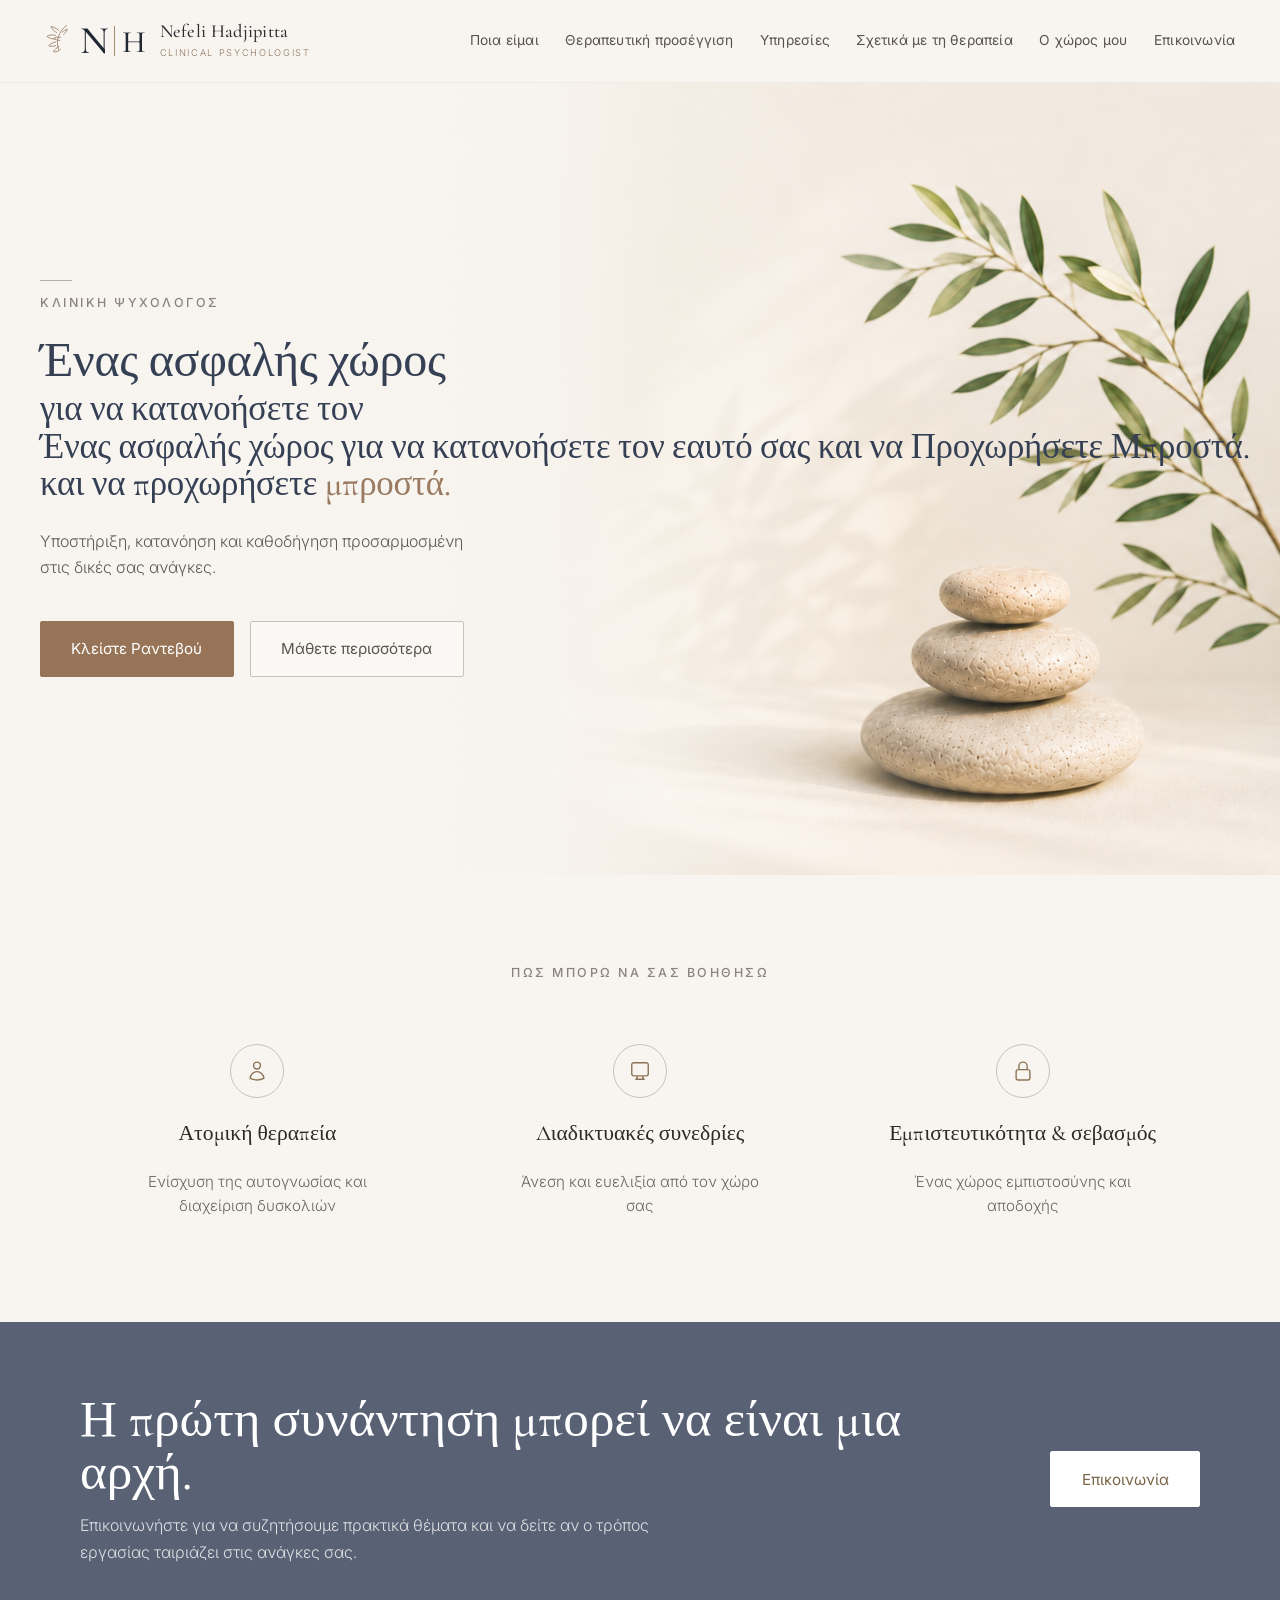
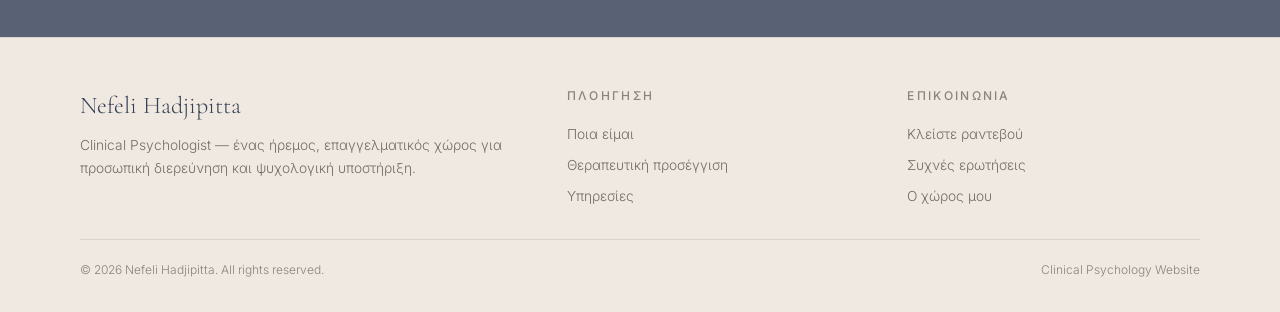
<file: index.html>
<!DOCTYPE html>

<html lang="el"><head><meta charset="utf-8"/><meta content="width=device-width, initial-scale=1.0" name="viewport"/><meta content="Nefeli Hadjipitta — Clinical Psychologist" name="description"/><title>Clinical Psychologist | Nefeli Hadjipitta</title><link href="https://fonts.googleapis.com" rel="preconnect"/><link crossorigin="" href="https://fonts.gstatic.com" rel="preconnect"/><link href="https://fonts.googleapis.com/css2?family=Cormorant+Garamond:wght@400;500;600&amp;family=Inter:wght@300;400;500&amp;display=swap" rel="stylesheet"/><link href="assets/styles.css" rel="stylesheet"/></head><body data-cms-page-file="home"><header class="site-header"><a aria-label="Nefeli Hadjipitta Clinical Psychologist" class="logo" href="index.html">
<div aria-hidden="true" class="logo-mark">
<svg class="botanical-mark" viewbox="0 0 60 84" xmlns="http://www.w3.org/2000/svg"><g fill="none" stroke="#9a7f67" stroke-linecap="round" stroke-linejoin="round" stroke-width="1.8"><path d="M46 9c-8 5-15 15-18 27-2 8-2 16 1 24"></path><path d="M37 23c3-3 7-5 11-6-2 4-4 8-8 11"></path><path d="M33 34c-5-1-10 0-14 2 3 3 8 5 13 5"></path><path d="M29 19c-5-4-10-7-16-8 2 5 6 10 12 13"></path><path d="M23 30c-7-2-14-1-19 2 5 4 11 6 18 6"></path><path d="M23 44c-6 1-11 4-15 8 5 2 10 2 15 0"></path><path d="M30 54c-5 2-9 6-12 11 6 1 11-1 15-5"></path></g></svg>
<div class="logo-monogram"><span class="logo-letter">N</span><span class="logo-divider"></span><span class="logo-letter logo-h">H</span></div>
</div>
<div class="logo-text"><strong data-cms-global="brand.name">Nefeli Hadjipitta</strong><span data-cms-global="brand.profession">Clinical Psychologist</span></div>
</a><div class="nav-wrap"><nav aria-label="Κύρια πλοήγηση" class="site-nav"><a class="" href="about.html">Ποια είμαι</a><a class="" href="approach.html">Θεραπευτική προσέγγιση</a><a class="" href="services.html">Υπηρεσίες</a><a class="" href="therapy.html">Σχετικά με τη θεραπεία</a><a class="" href="space.html">Ο χώρος μου</a><a class="" href="contact.html">Επικοινωνία</a></nav><button aria-expanded="false" aria-label="Άνοιγμα μενού" class="menu-toggle">☰</button></div></header><section class="hero" data-cms-visible="visibility.hero"><div class="hero-bg" data-cms-page="hero.image" data-cms-type="bg"></div><div class="hero-overlay"></div><div class="hero-content"><p class="eyebrow" data-cms-page="hero.eyebrow">ΚΛΙΝΙΚΗ ΨΥΧΟΛΟΓΟΣ</p><h1><span class="hero-line hero-line-1" data-cms-page="hero.line1">Ένας ασφαλής χώρος</span><span class="hero-line hero-line-2"><span data-cms-page="hero.line2_prefix">για να κατανοήσετε τον</span><span class="keep-together" data-cms-page="hero.line2_emphasis">εαυτό σας</span></span><span class="hero-line hero-line-3"><span data-cms-page="hero.line3_prefix">και να προχωρήσετε</span><span class="hero-accent" data-cms-page="hero.line3_accent">μπροστά.</span></span></h1><p class="hero-subtitle" data-cms-page="hero.subtitle">Υποστήριξη, κατανόηση και καθοδήγηση προσαρμοσμένη στις δικές σας ανάγκες.</p><div class="buttons"><a class="btn btn-primary" data-cms-page="hero.primary_button" href="contact.html">Κλείστε Ραντεβού</a><a class="btn btn-secondary" data-cms-page="hero.secondary_button" href="about.html">Μάθετε περισσότερα</a></div></div></section>
<section class="services" data-cms-visible="visibility.services"><p class="services-title" data-cms-page="services_title">ΠΩΣ ΜΠΟΡΩ ΝΑ ΣΑΣ ΒΟΗΘΗΣΩ</p><div class="services-grid"><div class="service-card" data-cms-index="0" data-cms-list="services"><div class="service-icon"><svg fill="none" stroke="currentColor" stroke-width="1.5" viewbox="0 0 24 24" xmlns="http://www.w3.org/2000/svg"><path d="M15.75 6a3.75 3.75 0 11-7.5 0 3.75 3.75 0 017.5 0zM4.501 20.118a7.5 7.5 0 0114.998 0A17.933 17.933 0 0112 21.75c-2.676 0-5.216-.584-7.499-1.632z" stroke-linecap="round" stroke-linejoin="round"></path></svg></div><h3 data-cms-field="title">Ατομική θεραπεία</h3><p data-cms-field="description">Ενίσχυση της αυτογνωσίας και διαχείριση δυσκολιών</p></div><div class="service-card" data-cms-index="1" data-cms-list="services"><div class="service-icon"><svg fill="none" stroke="currentColor" stroke-width="1.5" viewbox="0 0 24 24" xmlns="http://www.w3.org/2000/svg"><path d="M9 17.25v1.007a3 3 0 01-.879 2.122L7.5 21h9l-.621-.621A3 3 0 0115 18.257V17.25m6-12V15a2.25 2.25 0 01-2.25 2.25H5.25A2.25 2.25 0 013 15V5.25m18 0A2.25 2.25 0 0018.75 3H5.25A2.25 2.25 0 003 5.25" stroke-linecap="round" stroke-linejoin="round"></path></svg></div><h3 data-cms-field="title">Διαδικτυακές συνεδρίες</h3><p data-cms-field="description">Άνεση και ευελιξία από τον χώρο σας</p></div><div class="service-card" data-cms-index="2" data-cms-list="services"><div class="service-icon"><svg fill="none" stroke="currentColor" stroke-width="1.5" viewbox="0 0 24 24" xmlns="http://www.w3.org/2000/svg"><path d="M16.5 10.5V6.75a4.5 4.5 0 10-9 0v3.75m-.75 11.25h10.5a2.25 2.25 0 002.25-2.25v-6.75a2.25 2.25 0 00-2.25-2.25H6.75a2.25 2.25 0 00-2.25 2.25v6.75a2.25 2.25 0 002.25 2.25z" stroke-linecap="round" stroke-linejoin="round"></path></svg></div><h3 data-cms-field="title">Εμπιστευτικότητα &amp; σεβασμός</h3><p data-cms-field="description">Ένας χώρος εμπιστοσύνης και αποδοχής</p></div></div></section>
<section class="cta" data-cms-visible="visibility.cta"><div class="cta-inner"><div><h2 data-cms-page="cta.title">Η πρώτη συνάντηση μπορεί να είναι μια αρχή.</h2><p data-cms-page="cta.text">Επικοινωνήστε για να συζητήσουμε πρακτικά θέματα και να δείτε αν ο τρόπος εργασίας ταιριάζει στις ανάγκες σας.</p></div><a class="btn btn-light" data-cms-page="cta.button" href="contact.html">Επικοινωνία</a></div></section><footer class="site-footer"><div class="footer-inner"><div><div class="footer-brand" data-cms-global="brand.name">Nefeli Hadjipitta</div><p class="footer-copy" data-cms-global="footer.tagline">Clinical Psychologist — ένας ήρεμος, επαγγελματικός χώρος για προσωπική διερεύνηση και ψυχολογική υποστήριξη.</p></div><div><p class="section-kicker">Πλοήγηση</p><div class="footer-links"><a href="about.html">Ποια είμαι</a><a href="approach.html">Θεραπευτική προσέγγιση</a><a href="services.html">Υπηρεσίες</a></div></div><div><p class="section-kicker">Επικοινωνία</p><div class="footer-links"><a href="contact.html">Κλείστε ραντεβού</a><a href="therapy.html">Συχνές ερωτήσεις</a><a href="space.html">Ο χώρος μου</a></div></div></div><div class="footer-bottom"><span>© <span id="year">2026</span> Nefeli Hadjipitta. All rights reserved.</span><span>Clinical Psychology Website</span></div></footer><script src="assets/cms.js"></script><script src="assets/main.js"></script></body></html>
</file>
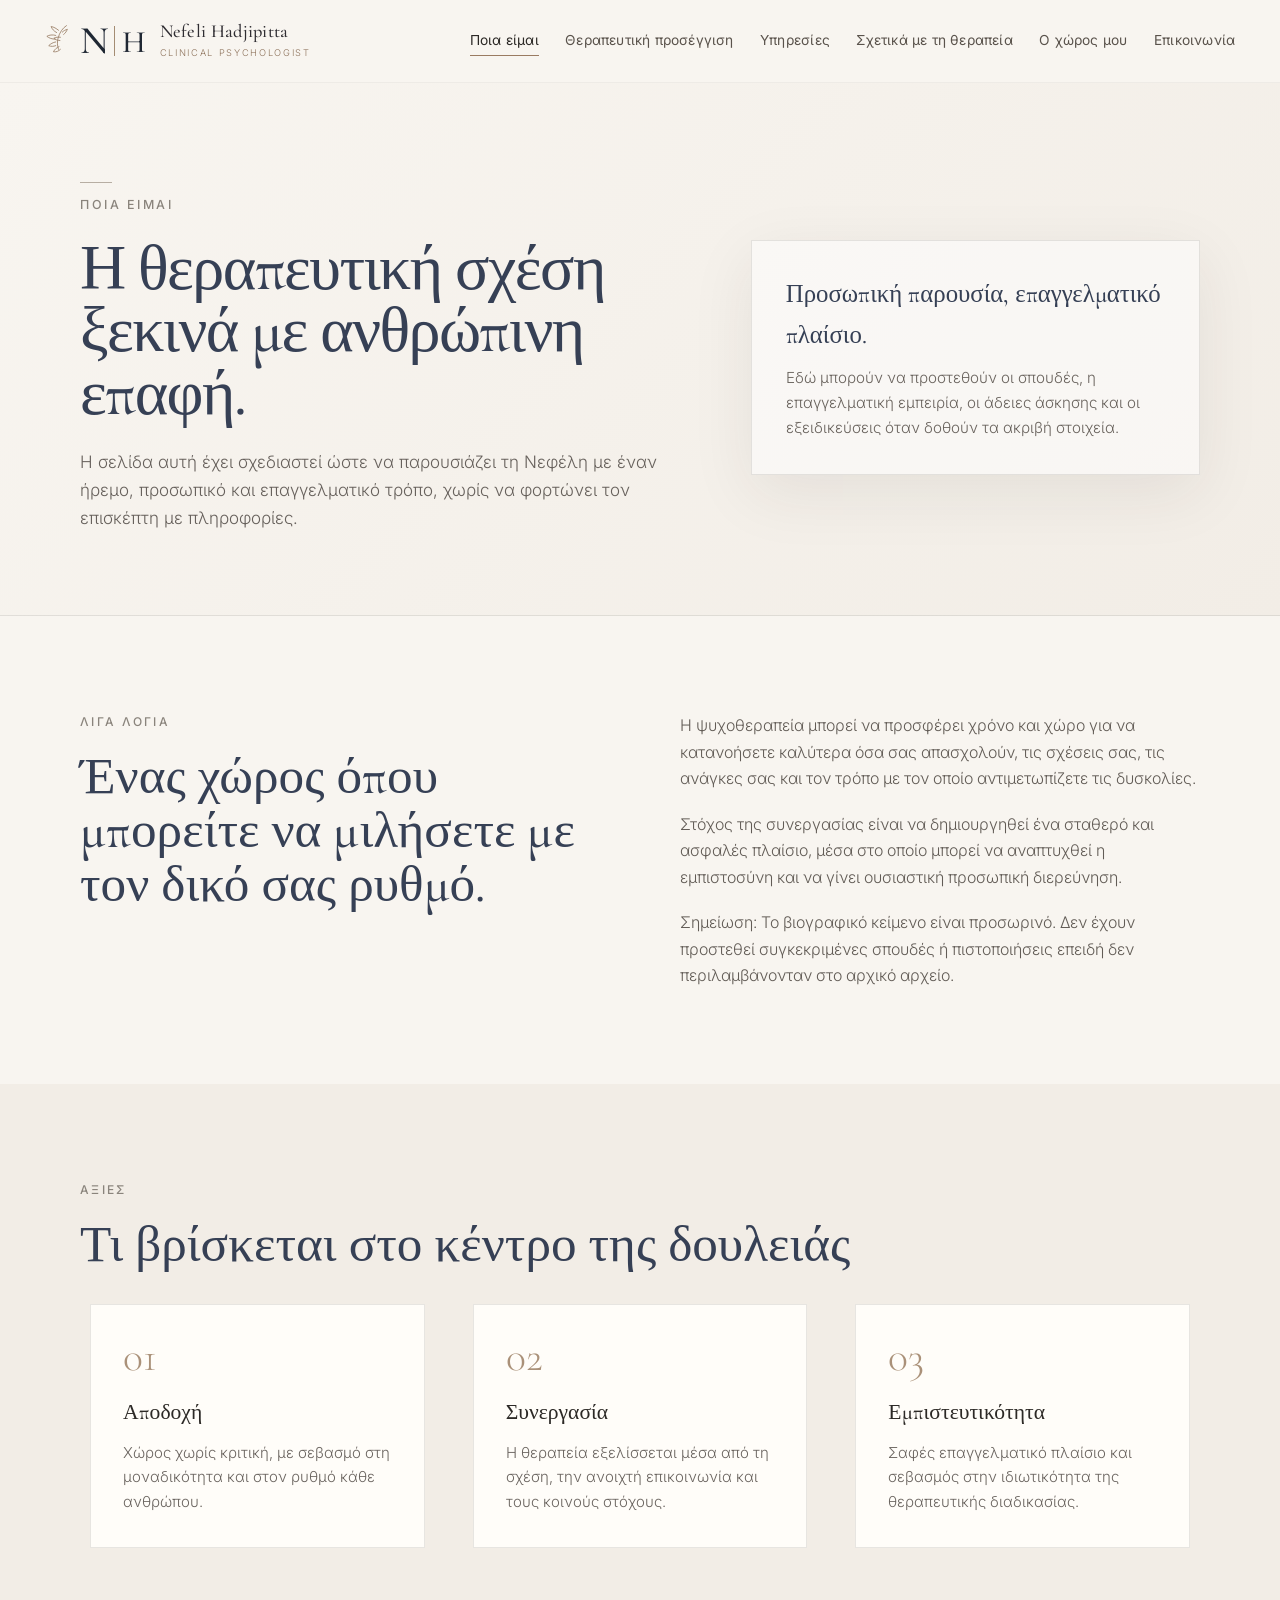
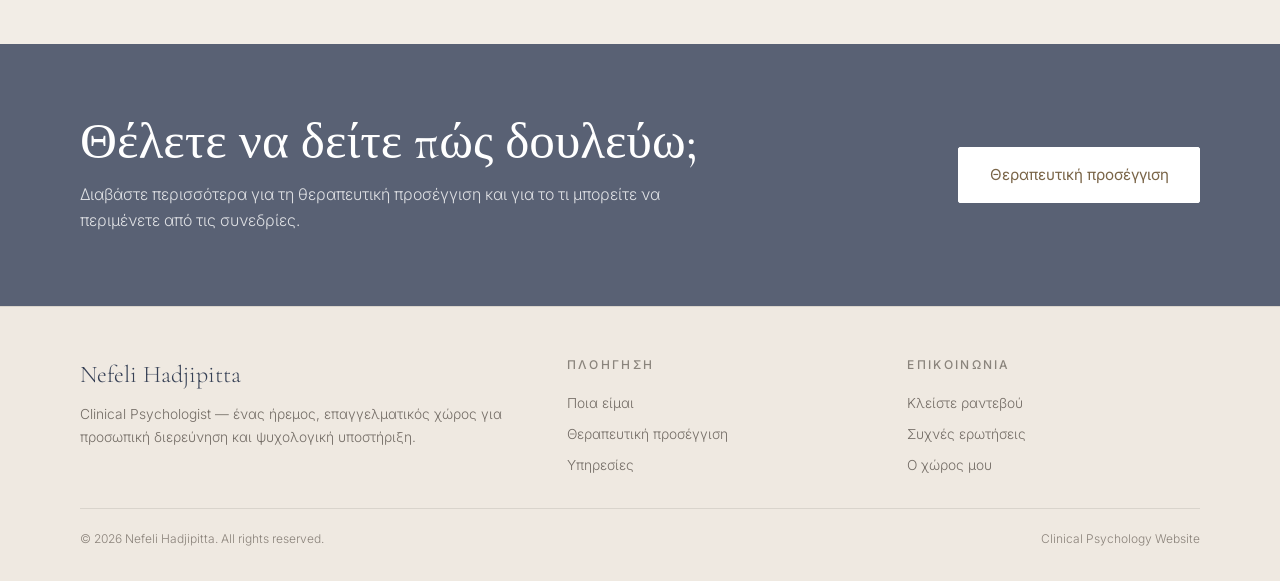
<file: about.html>
<!DOCTYPE html>

<html lang="el"><head><meta charset="utf-8"/><meta content="width=device-width, initial-scale=1.0" name="viewport"/><meta content="Nefeli Hadjipitta — Clinical Psychologist" name="description"/><title>Ποια είμαι | Nefeli Hadjipitta</title><link href="https://fonts.googleapis.com" rel="preconnect"/><link crossorigin="" href="https://fonts.gstatic.com" rel="preconnect"/><link href="https://fonts.googleapis.com/css2?family=Cormorant+Garamond:wght@400;500;600&amp;family=Inter:wght@300;400;500&amp;display=swap" rel="stylesheet"/><link href="assets/styles.css" rel="stylesheet"/></head><body data-cms-page-file="about"><header class="site-header"><a aria-label="Nefeli Hadjipitta Clinical Psychologist" class="logo" href="index.html">
<div aria-hidden="true" class="logo-mark">
<svg class="botanical-mark" viewbox="0 0 60 84" xmlns="http://www.w3.org/2000/svg"><g fill="none" stroke="#9a7f67" stroke-linecap="round" stroke-linejoin="round" stroke-width="1.8"><path d="M46 9c-8 5-15 15-18 27-2 8-2 16 1 24"></path><path d="M37 23c3-3 7-5 11-6-2 4-4 8-8 11"></path><path d="M33 34c-5-1-10 0-14 2 3 3 8 5 13 5"></path><path d="M29 19c-5-4-10-7-16-8 2 5 6 10 12 13"></path><path d="M23 30c-7-2-14-1-19 2 5 4 11 6 18 6"></path><path d="M23 44c-6 1-11 4-15 8 5 2 10 2 15 0"></path><path d="M30 54c-5 2-9 6-12 11 6 1 11-1 15-5"></path></g></svg>
<div class="logo-monogram"><span class="logo-letter">N</span><span class="logo-divider"></span><span class="logo-letter logo-h">H</span></div>
</div>
<div class="logo-text"><strong data-cms-global="brand.name">Nefeli Hadjipitta</strong><span data-cms-global="brand.profession">Clinical Psychologist</span></div>
</a><div class="nav-wrap"><nav aria-label="Κύρια πλοήγηση" class="site-nav"><a class="active" href="about.html">Ποια είμαι</a><a class="" href="approach.html">Θεραπευτική προσέγγιση</a><a class="" href="services.html">Υπηρεσίες</a><a class="" href="therapy.html">Σχετικά με τη θεραπεία</a><a class="" href="space.html">Ο χώρος μου</a><a class="" href="contact.html">Επικοινωνία</a></nav><button aria-expanded="false" aria-label="Άνοιγμα μενού" class="menu-toggle">☰</button></div></header><section class="page-hero" data-cms-visible="visibility.hero"><div class="page-hero-inner"><div><p class="eyebrow" data-cms-page="hero.eyebrow">ΠΟΙΑ ΕΙΜΑΙ</p><h1 data-cms-page="hero.title">Η θεραπευτική σχέση ξεκινά με ανθρώπινη επαφή.</h1><p class="lead" data-cms-page="hero.lead">Η σελίδα αυτή έχει σχεδιαστεί ώστε να παρουσιάζει τη Νεφέλη με έναν ήρεμο, προσωπικό και επαγγελματικό τρόπο, χωρίς να φορτώνει τον επισκέπτη με πληροφορίες.</p></div><aside class="hero-note"><strong data-cms-page="hero.note_title">Προσωπική παρουσία, επαγγελματικό πλαίσιο.</strong><p data-cms-page="hero.note_text">Εδώ μπορούν να προστεθούν οι σπουδές, η επαγγελματική εμπειρία, οι άδειες άσκησης και οι εξειδικεύσεις όταν δοθούν τα ακριβή στοιχεία.</p></aside></div></section>
<section class="section" data-cms-visible="visibility.intro"><div class="container split"><div><p class="section-kicker" data-cms-page="intro.kicker">ΛΙΓΑ ΛΟΓΙΑ</p><h2 class="section-title" data-cms-page="intro.title">Ένας χώρος όπου μπορείτε να μιλήσετε με τον δικό σας ρυθμό.</h2></div><div class="copy"><p data-cms-page="intro.paragraphs.0">Η ψυχοθεραπεία μπορεί να προσφέρει χρόνο και χώρο για να κατανοήσετε καλύτερα όσα σας απασχολούν, τις σχέσεις σας, τις ανάγκες σας και τον τρόπο με τον οποίο αντιμετωπίζετε τις δυσκολίες.</p><p data-cms-page="intro.paragraphs.1">Στόχος της συνεργασίας είναι να δημιουργηθεί ένα σταθερό και ασφαλές πλαίσιο, μέσα στο οποίο μπορεί να αναπτυχθεί η εμπιστοσύνη και να γίνει ουσιαστική προσωπική διερεύνηση.</p><p data-cms-page="intro.paragraphs.2"><strong>Σημείωση:</strong> Το βιογραφικό κείμενο είναι προσωρινό. Δεν έχουν προστεθεί συγκεκριμένες σπουδές ή πιστοποιήσεις επειδή δεν περιλαμβάνονταν στο αρχικό αρχείο.</p></div></div></section>
<section class="section alt" data-cms-visible="visibility.values"><div class="container"><p class="section-kicker" data-cms-page="values.kicker">ΑΞΙΕΣ</p><h2 class="section-title" data-cms-page="values.title">Τι βρίσκεται στο κέντρο της δουλειάς</h2><div class="cards-3 mt-2"><article class="info-card" data-cms-index="0" data-cms-list="values.items"><div class="number">01</div><h3 data-cms-field="title">Αποδοχή</h3><p data-cms-field="text">Χώρος χωρίς κριτική, με σεβασμό στη μοναδικότητα και στον ρυθμό κάθε ανθρώπου.</p></article><article class="info-card" data-cms-index="1" data-cms-list="values.items"><div class="number">02</div><h3 data-cms-field="title">Συνεργασία</h3><p data-cms-field="text">Η θεραπεία εξελίσσεται μέσα από τη σχέση, την ανοιχτή επικοινωνία και τους κοινούς στόχους.</p></article><article class="info-card" data-cms-index="2" data-cms-list="values.items"><div class="number">03</div><h3 data-cms-field="title">Εμπιστευτικότητα</h3><p data-cms-field="text">Σαφές επαγγελματικό πλαίσιο και σεβασμός στην ιδιωτικότητα της θεραπευτικής διαδικασίας.</p></article></div></div></section>
<section class="cta" data-cms-visible="visibility.cta"><div class="cta-inner"><div><h2 data-cms-page="cta.title">Θέλετε να δείτε πώς δουλεύω;</h2><p data-cms-page="cta.text">Διαβάστε περισσότερα για τη θεραπευτική προσέγγιση και για το τι μπορείτε να περιμένετε από τις συνεδρίες.</p></div><a class="btn btn-light" data-cms-page="cta.button" href="approach.html">Θεραπευτική προσέγγιση</a></div></section><footer class="site-footer"><div class="footer-inner"><div><div class="footer-brand" data-cms-global="brand.name">Nefeli Hadjipitta</div><p class="footer-copy" data-cms-global="footer.tagline">Clinical Psychologist — ένας ήρεμος, επαγγελματικός χώρος για προσωπική διερεύνηση και ψυχολογική υποστήριξη.</p></div><div><p class="section-kicker">Πλοήγηση</p><div class="footer-links"><a href="about.html">Ποια είμαι</a><a href="approach.html">Θεραπευτική προσέγγιση</a><a href="services.html">Υπηρεσίες</a></div></div><div><p class="section-kicker">Επικοινωνία</p><div class="footer-links"><a href="contact.html">Κλείστε ραντεβού</a><a href="therapy.html">Συχνές ερωτήσεις</a><a href="space.html">Ο χώρος μου</a></div></div></div><div class="footer-bottom"><span>© <span id="year">2026</span> Nefeli Hadjipitta. All rights reserved.</span><span>Clinical Psychology Website</span></div></footer><script src="assets/cms.js"></script><script src="assets/main.js"></script></body></html>
</file>
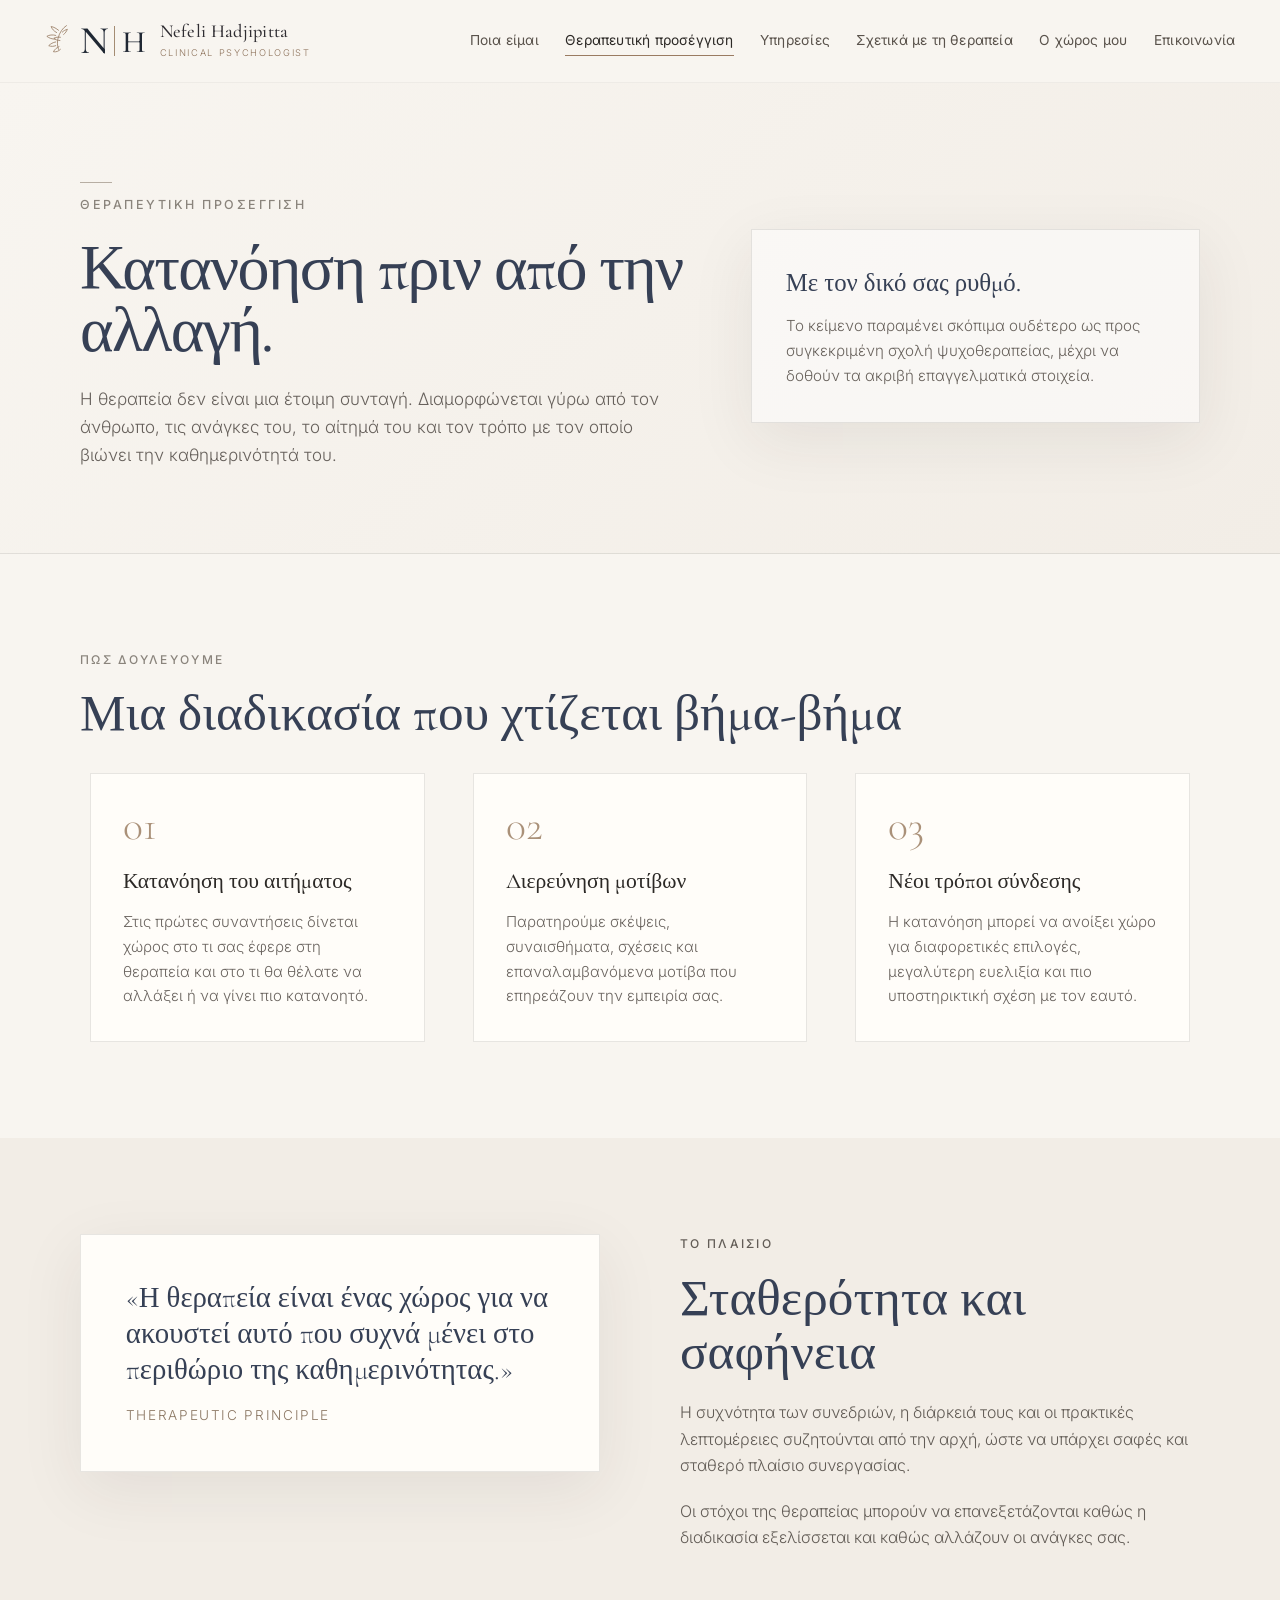
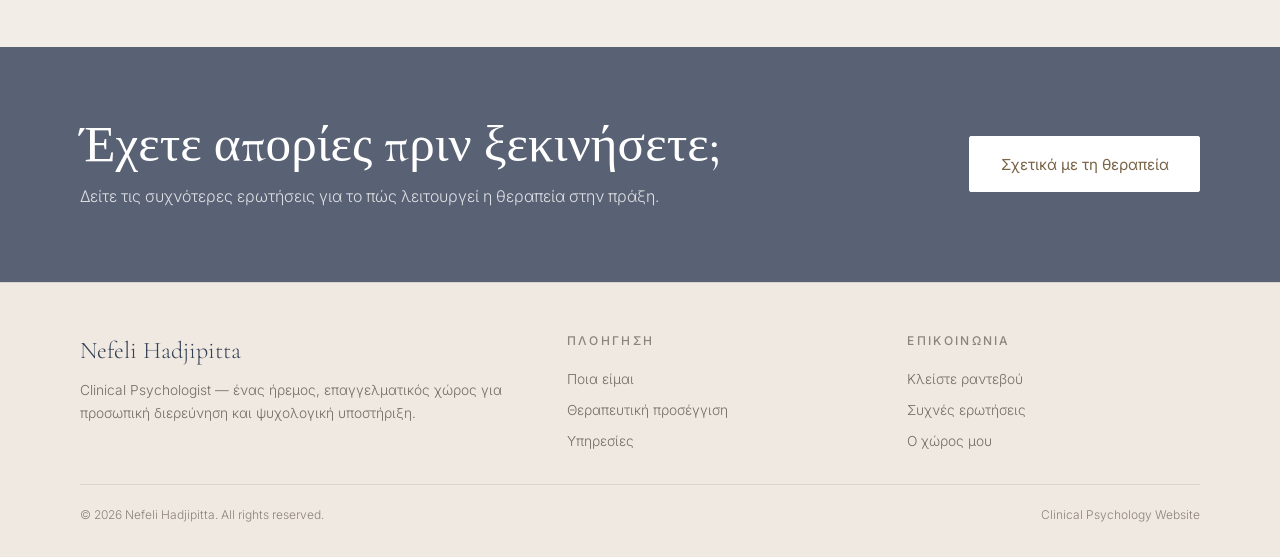
<file: approach.html>
<!DOCTYPE html>

<html lang="el"><head><meta charset="utf-8"/><meta content="width=device-width, initial-scale=1.0" name="viewport"/><meta content="Nefeli Hadjipitta — Clinical Psychologist" name="description"/><title>Θεραπευτική προσέγγιση | Nefeli Hadjipitta</title><link href="https://fonts.googleapis.com" rel="preconnect"/><link crossorigin="" href="https://fonts.gstatic.com" rel="preconnect"/><link href="https://fonts.googleapis.com/css2?family=Cormorant+Garamond:wght@400;500;600&amp;family=Inter:wght@300;400;500&amp;display=swap" rel="stylesheet"/><link href="assets/styles.css" rel="stylesheet"/></head><body data-cms-page-file="approach"><header class="site-header"><a aria-label="Nefeli Hadjipitta Clinical Psychologist" class="logo" href="index.html">
<div aria-hidden="true" class="logo-mark">
<svg class="botanical-mark" viewbox="0 0 60 84" xmlns="http://www.w3.org/2000/svg"><g fill="none" stroke="#9a7f67" stroke-linecap="round" stroke-linejoin="round" stroke-width="1.8"><path d="M46 9c-8 5-15 15-18 27-2 8-2 16 1 24"></path><path d="M37 23c3-3 7-5 11-6-2 4-4 8-8 11"></path><path d="M33 34c-5-1-10 0-14 2 3 3 8 5 13 5"></path><path d="M29 19c-5-4-10-7-16-8 2 5 6 10 12 13"></path><path d="M23 30c-7-2-14-1-19 2 5 4 11 6 18 6"></path><path d="M23 44c-6 1-11 4-15 8 5 2 10 2 15 0"></path><path d="M30 54c-5 2-9 6-12 11 6 1 11-1 15-5"></path></g></svg>
<div class="logo-monogram"><span class="logo-letter">N</span><span class="logo-divider"></span><span class="logo-letter logo-h">H</span></div>
</div>
<div class="logo-text"><strong data-cms-global="brand.name">Nefeli Hadjipitta</strong><span data-cms-global="brand.profession">Clinical Psychologist</span></div>
</a><div class="nav-wrap"><nav aria-label="Κύρια πλοήγηση" class="site-nav"><a class="" href="about.html">Ποια είμαι</a><a class="active" href="approach.html">Θεραπευτική προσέγγιση</a><a class="" href="services.html">Υπηρεσίες</a><a class="" href="therapy.html">Σχετικά με τη θεραπεία</a><a class="" href="space.html">Ο χώρος μου</a><a class="" href="contact.html">Επικοινωνία</a></nav><button aria-expanded="false" aria-label="Άνοιγμα μενού" class="menu-toggle">☰</button></div></header><section class="page-hero" data-cms-visible="visibility.hero"><div class="page-hero-inner"><div><p class="eyebrow" data-cms-page="hero.eyebrow">ΘΕΡΑΠΕΥΤΙΚΗ ΠΡΟΣΕΓΓΙΣΗ</p><h1 data-cms-page="hero.title">Κατανόηση πριν από την αλλαγή.</h1><p class="lead" data-cms-page="hero.lead">Η θεραπεία δεν είναι μια έτοιμη συνταγή. Διαμορφώνεται γύρω από τον άνθρωπο, τις ανάγκες του, το αίτημά του και τον τρόπο με τον οποίο βιώνει την καθημερινότητά του.</p></div><aside class="hero-note"><strong data-cms-page="hero.note_title">Με τον δικό σας ρυθμό.</strong><p data-cms-page="hero.note_text">Το κείμενο παραμένει σκόπιμα ουδέτερο ως προς συγκεκριμένη σχολή ψυχοθεραπείας, μέχρι να δοθούν τα ακριβή επαγγελματικά στοιχεία.</p></aside></div></section>
<section class="section" data-cms-visible="visibility.steps"><div class="container"><p class="section-kicker" data-cms-page="steps.kicker">ΠΩΣ ΔΟΥΛΕΥΟΥΜΕ</p><h2 class="section-title" data-cms-page="steps.title">Μια διαδικασία που χτίζεται βήμα-βήμα</h2><div class="cards-3 mt-2"><article class="info-card" data-cms-index="0" data-cms-list="steps.items"><div class="number">01</div><h3 data-cms-field="title">Κατανόηση του αιτήματος</h3><p data-cms-field="text">Στις πρώτες συναντήσεις δίνεται χώρος στο τι σας έφερε στη θεραπεία και στο τι θα θέλατε να αλλάξει ή να γίνει πιο κατανοητό.</p></article><article class="info-card" data-cms-index="1" data-cms-list="steps.items"><div class="number">02</div><h3 data-cms-field="title">Διερεύνηση μοτίβων</h3><p data-cms-field="text">Παρατηρούμε σκέψεις, συναισθήματα, σχέσεις και επαναλαμβανόμενα μοτίβα που επηρεάζουν την εμπειρία σας.</p></article><article class="info-card" data-cms-index="2" data-cms-list="steps.items"><div class="number">03</div><h3 data-cms-field="title">Νέοι τρόποι σύνδεσης</h3><p data-cms-field="text">Η κατανόηση μπορεί να ανοίξει χώρο για διαφορετικές επιλογές, μεγαλύτερη ευελιξία και πιο υποστηρικτική σχέση με τον εαυτό.</p></article></div></div></section>
<section class="section alt" data-cms-hide-if-empty="true"><div class="container split"><div class="quote-card" data-cms-visible="visibility.quote"><blockquote data-cms-page="quote.text">«Η θεραπεία είναι ένας χώρος για να ακουστεί αυτό που συχνά μένει στο περιθώριο της καθημερινότητας.»</blockquote><p data-cms-page="quote.caption">Therapeutic principle</p></div><div class="copy" data-cms-visible="visibility.framework"><p class="section-kicker" data-cms-page="framework.kicker">ΤΟ ΠΛΑΙΣΙΟ</p><h2 class="section-title" data-cms-page="framework.title">Σταθερότητα και σαφήνεια</h2><p data-cms-page="framework.paragraphs.0">Η συχνότητα των συνεδριών, η διάρκειά τους και οι πρακτικές λεπτομέρειες συζητούνται από την αρχή, ώστε να υπάρχει σαφές και σταθερό πλαίσιο συνεργασίας.</p><p data-cms-page="framework.paragraphs.1">Οι στόχοι της θεραπείας μπορούν να επανεξετάζονται καθώς η διαδικασία εξελίσσεται και καθώς αλλάζουν οι ανάγκες σας.</p></div></div></section>
<section class="cta" data-cms-visible="visibility.cta"><div class="cta-inner"><div><h2 data-cms-page="cta.title">Έχετε απορίες πριν ξεκινήσετε;</h2><p data-cms-page="cta.text">Δείτε τις συχνότερες ερωτήσεις για το πώς λειτουργεί η θεραπεία στην πράξη.</p></div><a class="btn btn-light" data-cms-page="cta.button" href="therapy.html">Σχετικά με τη θεραπεία</a></div></section><footer class="site-footer"><div class="footer-inner"><div><div class="footer-brand" data-cms-global="brand.name">Nefeli Hadjipitta</div><p class="footer-copy" data-cms-global="footer.tagline">Clinical Psychologist — ένας ήρεμος, επαγγελματικός χώρος για προσωπική διερεύνηση και ψυχολογική υποστήριξη.</p></div><div><p class="section-kicker">Πλοήγηση</p><div class="footer-links"><a href="about.html">Ποια είμαι</a><a href="approach.html">Θεραπευτική προσέγγιση</a><a href="services.html">Υπηρεσίες</a></div></div><div><p class="section-kicker">Επικοινωνία</p><div class="footer-links"><a href="contact.html">Κλείστε ραντεβού</a><a href="therapy.html">Συχνές ερωτήσεις</a><a href="space.html">Ο χώρος μου</a></div></div></div><div class="footer-bottom"><span>© <span id="year">2026</span> Nefeli Hadjipitta. All rights reserved.</span><span>Clinical Psychology Website</span></div></footer><script src="assets/cms.js"></script><script src="assets/main.js"></script></body></html>
</file>
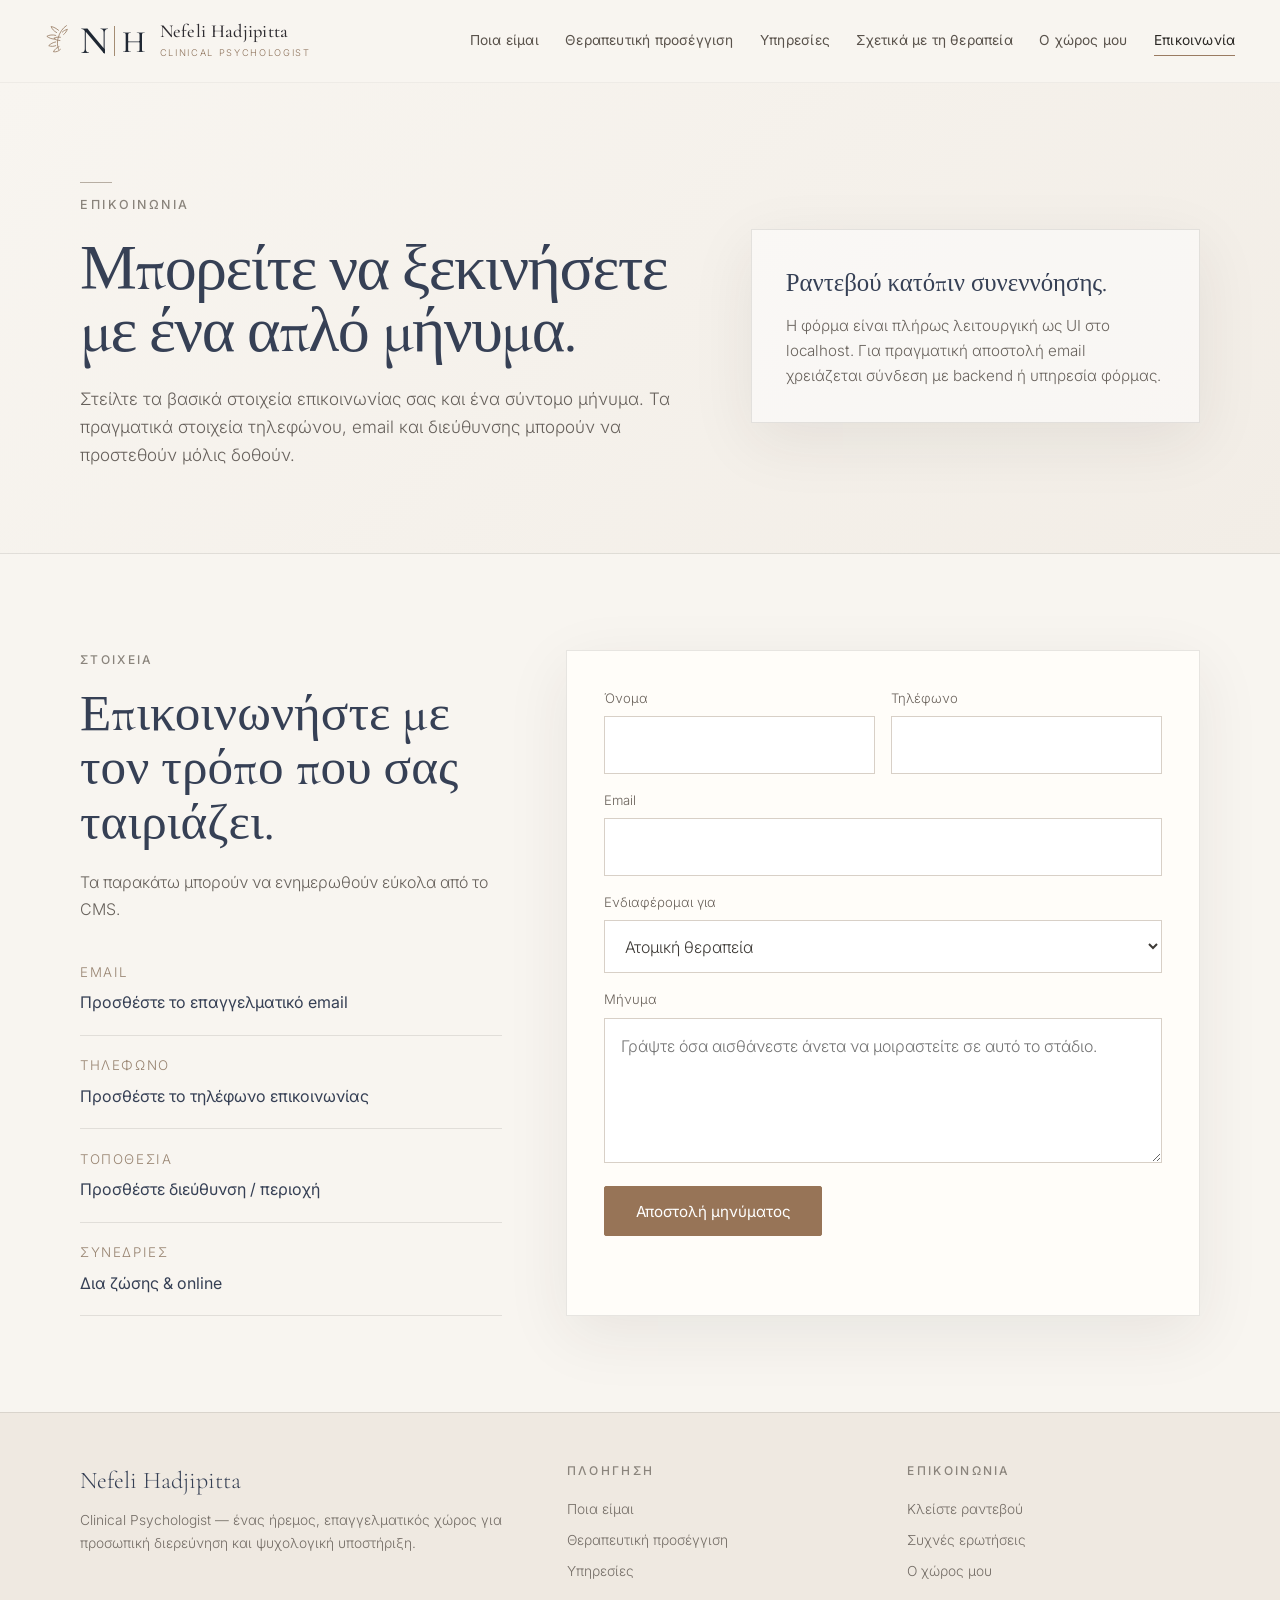
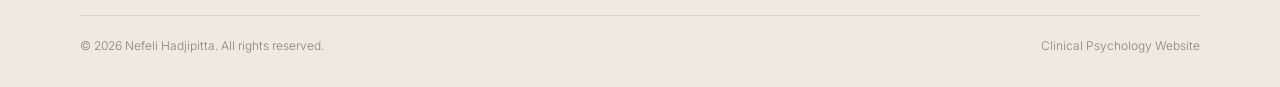
<file: contact.html>
<!DOCTYPE html>

<html lang="el"><head><meta charset="utf-8"/><meta content="width=device-width, initial-scale=1.0" name="viewport"/><meta content="Nefeli Hadjipitta — Clinical Psychologist" name="description"/><title>Επικοινωνία | Nefeli Hadjipitta</title><link href="https://fonts.googleapis.com" rel="preconnect"/><link crossorigin="" href="https://fonts.gstatic.com" rel="preconnect"/><link href="https://fonts.googleapis.com/css2?family=Cormorant+Garamond:wght@400;500;600&amp;family=Inter:wght@300;400;500&amp;display=swap" rel="stylesheet"/><link href="assets/styles.css" rel="stylesheet"/></head><body data-cms-page-file="contact"><header class="site-header"><a aria-label="Nefeli Hadjipitta Clinical Psychologist" class="logo" href="index.html">
<div aria-hidden="true" class="logo-mark">
<svg class="botanical-mark" viewbox="0 0 60 84" xmlns="http://www.w3.org/2000/svg"><g fill="none" stroke="#9a7f67" stroke-linecap="round" stroke-linejoin="round" stroke-width="1.8"><path d="M46 9c-8 5-15 15-18 27-2 8-2 16 1 24"></path><path d="M37 23c3-3 7-5 11-6-2 4-4 8-8 11"></path><path d="M33 34c-5-1-10 0-14 2 3 3 8 5 13 5"></path><path d="M29 19c-5-4-10-7-16-8 2 5 6 10 12 13"></path><path d="M23 30c-7-2-14-1-19 2 5 4 11 6 18 6"></path><path d="M23 44c-6 1-11 4-15 8 5 2 10 2 15 0"></path><path d="M30 54c-5 2-9 6-12 11 6 1 11-1 15-5"></path></g></svg>
<div class="logo-monogram"><span class="logo-letter">N</span><span class="logo-divider"></span><span class="logo-letter logo-h">H</span></div>
</div>
<div class="logo-text"><strong data-cms-global="brand.name">Nefeli Hadjipitta</strong><span data-cms-global="brand.profession">Clinical Psychologist</span></div>
</a><div class="nav-wrap"><nav aria-label="Κύρια πλοήγηση" class="site-nav"><a class="" href="about.html">Ποια είμαι</a><a class="" href="approach.html">Θεραπευτική προσέγγιση</a><a class="" href="services.html">Υπηρεσίες</a><a class="" href="therapy.html">Σχετικά με τη θεραπεία</a><a class="" href="space.html">Ο χώρος μου</a><a class="active" href="contact.html">Επικοινωνία</a></nav><button aria-expanded="false" aria-label="Άνοιγμα μενού" class="menu-toggle">☰</button></div></header><section class="page-hero" data-cms-visible="visibility.hero"><div class="page-hero-inner"><div><p class="eyebrow" data-cms-page="hero.eyebrow">ΕΠΙΚΟΙΝΩΝΙΑ</p><h1 data-cms-page="hero.title">Μπορείτε να ξεκινήσετε με ένα απλό μήνυμα.</h1><p class="lead" data-cms-page="hero.lead">Στείλτε τα βασικά στοιχεία επικοινωνίας σας και ένα σύντομο μήνυμα. Τα πραγματικά στοιχεία τηλεφώνου, email και διεύθυνσης μπορούν να προστεθούν μόλις δοθούν.</p></div><aside class="hero-note"><strong data-cms-page="hero.note_title">Ραντεβού κατόπιν συνεννόησης.</strong><p data-cms-page="hero.note_text">Η φόρμα είναι πλήρως λειτουργική ως UI στο localhost. Για πραγματική αποστολή email χρειάζεται σύνδεση με backend ή υπηρεσία φόρμας.</p></aside></div></section>
<section class="section" data-cms-hide-if-empty="true"><div class="container contact-grid"><div data-cms-visible="visibility.details"><p class="section-kicker" data-cms-page="details.kicker">ΣΤΟΙΧΕΙΑ</p><h2 class="section-title" data-cms-page="details.title">Επικοινωνήστε με τον τρόπο που σας ταιριάζει.</h2><p class="section-intro" data-cms-page="details.intro">Τα παρακάτω είναι σκόπιμα placeholders, επειδή το αρχικό αρχείο δεν περιείχε πραγματικά στοιχεία επικοινωνίας.</p><div class="contact-list"><div class="contact-item"><small>Email</small><span data-cms-page="details.email">Προσθέστε το επαγγελματικό email</span></div><div class="contact-item"><small>Τηλέφωνο</small><span data-cms-page="details.phone">Προσθέστε το τηλέφωνο επικοινωνίας</span></div><div class="contact-item"><small>Τοποθεσία</small><span data-cms-page="details.location">Προσθέστε διεύθυνση / περιοχή</span></div><div class="contact-item"><small>Συνεδρίες</small><strong data-cms-page="details.sessions">Δια ζώσης &amp; online</strong></div></div></div><form class="contact-form" data-cms-visible="visibility.form" data-demo-form=""><div class="form-row"><div class="form-field"><label data-cms-page="form.name_label" for="name">Όνομα</label><input id="name" name="name" required="" type="text"/></div><div class="form-field"><label data-cms-page="form.phone_label" for="phone">Τηλέφωνο</label><input id="phone" name="phone" type="tel"/></div></div><div class="form-field"><label data-cms-page="form.email_label" for="email">Email</label><input id="email" name="email" required="" type="email"/></div><div class="form-field"><label data-cms-page="form.interest_label" for="mode">Ενδιαφέρομαι για</label><select id="mode" name="mode"><option>Ατομική θεραπεία</option><option>Διαδικτυακές συνεδρίες</option><option>Πρώτη ενημερωτική επικοινωνία</option></select></div><div class="form-field"><label data-cms-page="form.message_label" for="message">Μήνυμα</label><textarea data-cms-attr-name="placeholder" data-cms-page-attr="form.message_placeholder" id="message" name="message" placeholder="Γράψτε όσα αισθάνεστε άνετα να μοιραστείτε σε αυτό το στάδιο."></textarea></div><button class="btn btn-primary" data-cms-page="form.submit_button" type="submit">Αποστολή μηνύματος</button><p class="form-status"></p></form></div></section><footer class="site-footer"><div class="footer-inner"><div><div class="footer-brand" data-cms-global="brand.name">Nefeli Hadjipitta</div><p class="footer-copy" data-cms-global="footer.tagline">Clinical Psychologist — ένας ήρεμος, επαγγελματικός χώρος για προσωπική διερεύνηση και ψυχολογική υποστήριξη.</p></div><div><p class="section-kicker">Πλοήγηση</p><div class="footer-links"><a href="about.html">Ποια είμαι</a><a href="approach.html">Θεραπευτική προσέγγιση</a><a href="services.html">Υπηρεσίες</a></div></div><div><p class="section-kicker">Επικοινωνία</p><div class="footer-links"><a href="contact.html">Κλείστε ραντεβού</a><a href="therapy.html">Συχνές ερωτήσεις</a><a href="space.html">Ο χώρος μου</a></div></div></div><div class="footer-bottom"><span>© <span id="year">2026</span> Nefeli Hadjipitta. All rights reserved.</span><span>Clinical Psychology Website</span></div></footer><script src="assets/cms.js"></script><script src="assets/main.js"></script></body></html>
</file>
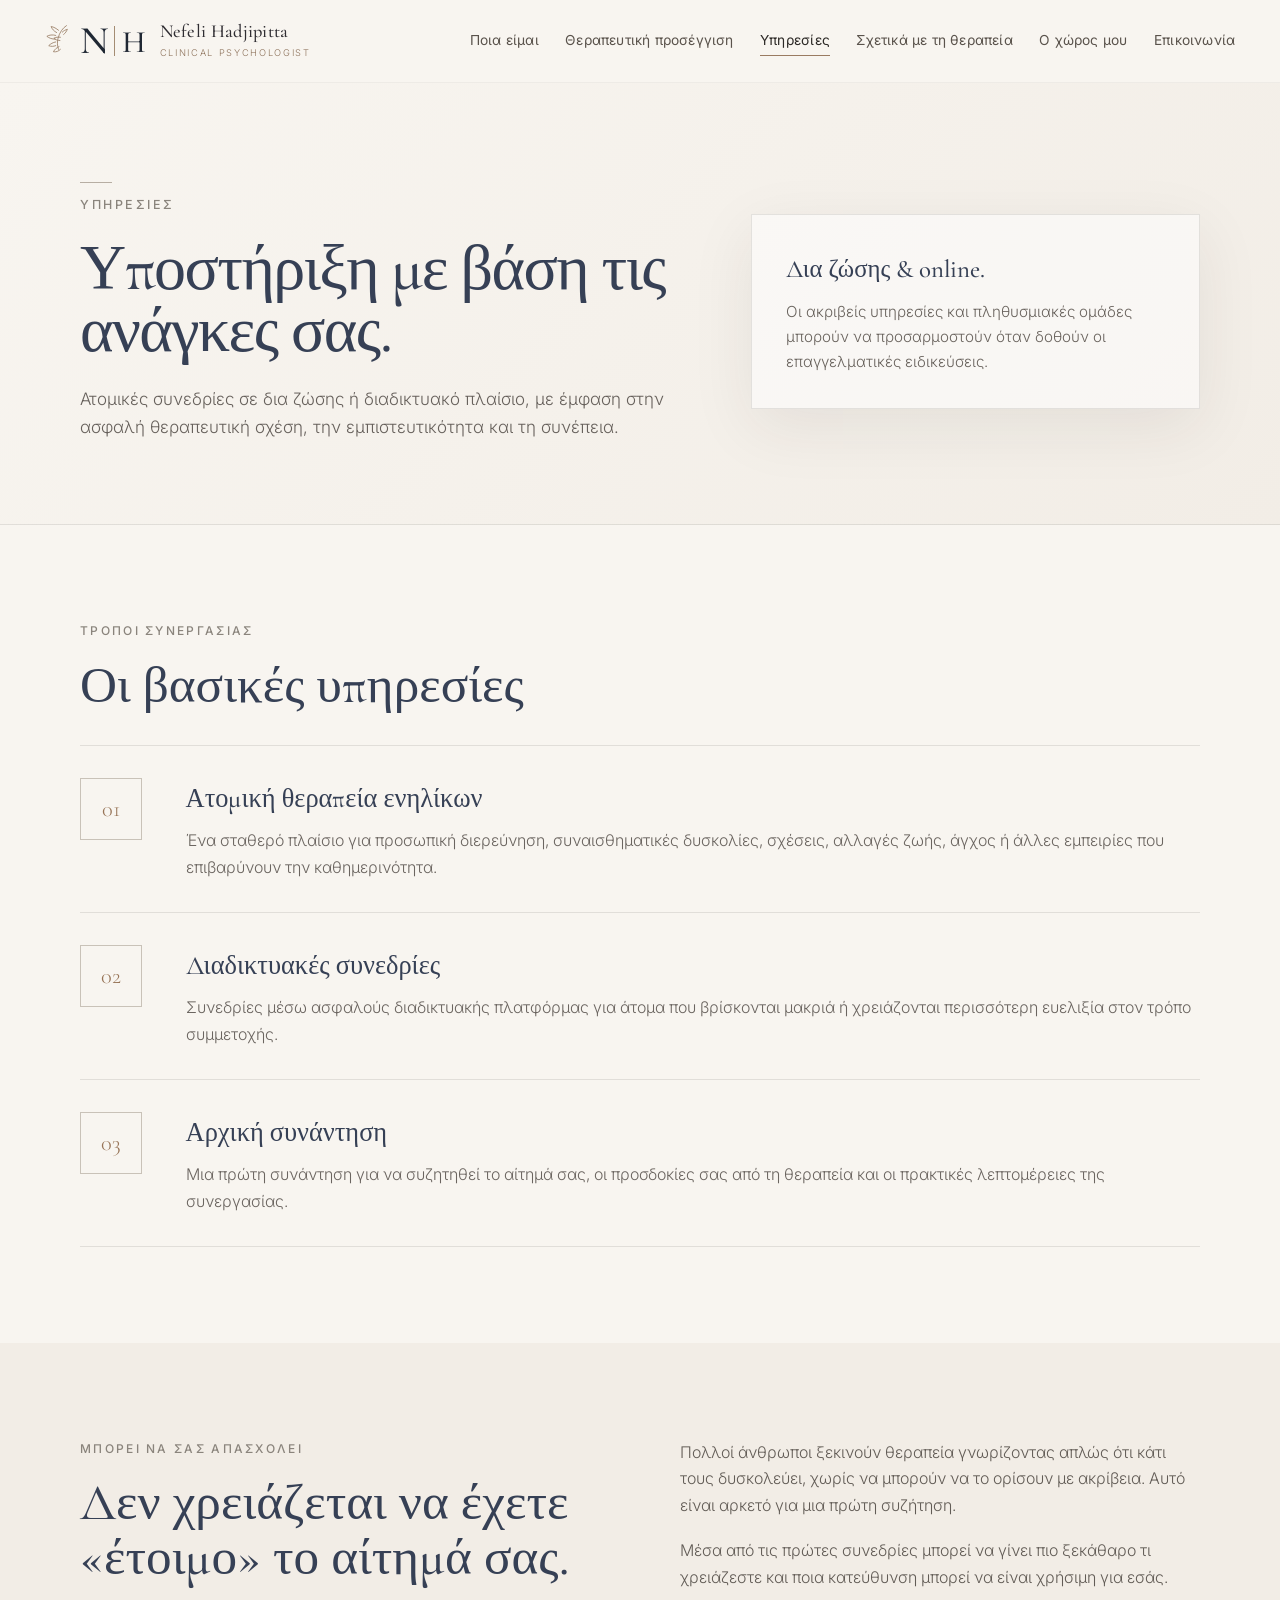
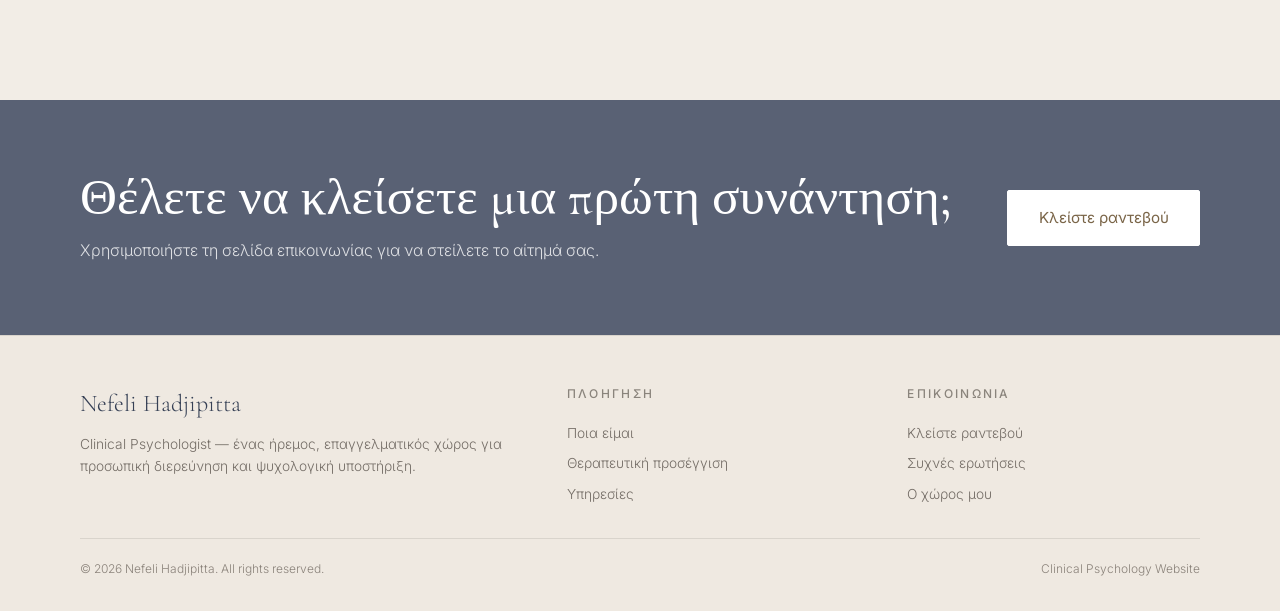
<file: services.html>
<!DOCTYPE html>

<html lang="el"><head><meta charset="utf-8"/><meta content="width=device-width, initial-scale=1.0" name="viewport"/><meta content="Nefeli Hadjipitta — Clinical Psychologist" name="description"/><title>Υπηρεσίες | Nefeli Hadjipitta</title><link href="https://fonts.googleapis.com" rel="preconnect"/><link crossorigin="" href="https://fonts.gstatic.com" rel="preconnect"/><link href="https://fonts.googleapis.com/css2?family=Cormorant+Garamond:wght@400;500;600&amp;family=Inter:wght@300;400;500&amp;display=swap" rel="stylesheet"/><link href="assets/styles.css" rel="stylesheet"/></head><body data-cms-page-file="services"><header class="site-header"><a aria-label="Nefeli Hadjipitta Clinical Psychologist" class="logo" href="index.html">
<div aria-hidden="true" class="logo-mark">
<svg class="botanical-mark" viewbox="0 0 60 84" xmlns="http://www.w3.org/2000/svg"><g fill="none" stroke="#9a7f67" stroke-linecap="round" stroke-linejoin="round" stroke-width="1.8"><path d="M46 9c-8 5-15 15-18 27-2 8-2 16 1 24"></path><path d="M37 23c3-3 7-5 11-6-2 4-4 8-8 11"></path><path d="M33 34c-5-1-10 0-14 2 3 3 8 5 13 5"></path><path d="M29 19c-5-4-10-7-16-8 2 5 6 10 12 13"></path><path d="M23 30c-7-2-14-1-19 2 5 4 11 6 18 6"></path><path d="M23 44c-6 1-11 4-15 8 5 2 10 2 15 0"></path><path d="M30 54c-5 2-9 6-12 11 6 1 11-1 15-5"></path></g></svg>
<div class="logo-monogram"><span class="logo-letter">N</span><span class="logo-divider"></span><span class="logo-letter logo-h">H</span></div>
</div>
<div class="logo-text"><strong data-cms-global="brand.name">Nefeli Hadjipitta</strong><span data-cms-global="brand.profession">Clinical Psychologist</span></div>
</a><div class="nav-wrap"><nav aria-label="Κύρια πλοήγηση" class="site-nav"><a class="" href="about.html">Ποια είμαι</a><a class="" href="approach.html">Θεραπευτική προσέγγιση</a><a class="active" href="services.html">Υπηρεσίες</a><a class="" href="therapy.html">Σχετικά με τη θεραπεία</a><a class="" href="space.html">Ο χώρος μου</a><a class="" href="contact.html">Επικοινωνία</a></nav><button aria-expanded="false" aria-label="Άνοιγμα μενού" class="menu-toggle">☰</button></div></header><section class="page-hero" data-cms-visible="visibility.hero"><div class="page-hero-inner"><div><p class="eyebrow" data-cms-page="hero.eyebrow">ΥΠΗΡΕΣΙΕΣ</p><h1 data-cms-page="hero.title">Υποστήριξη με βάση τις ανάγκες σας.</h1><p class="lead" data-cms-page="hero.lead">Ατομικές συνεδρίες σε δια ζώσης ή διαδικτυακό πλαίσιο, με έμφαση στην ασφαλή θεραπευτική σχέση, την εμπιστευτικότητα και τη συνέπεια.</p></div><aside class="hero-note"><strong data-cms-page="hero.note_title">Δια ζώσης &amp; online.</strong><p data-cms-page="hero.note_text">Οι ακριβείς υπηρεσίες και πληθυσμιακές ομάδες μπορούν να προσαρμοστούν όταν δοθούν οι επαγγελματικές ειδικεύσεις.</p></aside></div></section>
<section class="section" data-cms-visible="visibility.main"><div class="container"><p class="section-kicker" data-cms-page="main.kicker">ΤΡΟΠΟΙ ΣΥΝΕΡΓΑΣΙΑΣ</p><h2 class="section-title" data-cms-page="main.title">Οι βασικές υπηρεσίες</h2><div class="mt-2"><article class="service-detail" data-cms-index="0" data-cms-list="main.items"><div class="detail-icon">01</div><div><h3 data-cms-field="title">Ατομική θεραπεία ενηλίκων</h3><p data-cms-field="text">Ένα σταθερό πλαίσιο για προσωπική διερεύνηση, συναισθηματικές δυσκολίες, σχέσεις, αλλαγές ζωής, άγχος ή άλλες εμπειρίες που επιβαρύνουν την καθημερινότητα.</p></div></article><article class="service-detail" data-cms-index="1" data-cms-list="main.items"><div class="detail-icon">02</div><div><h3 data-cms-field="title">Διαδικτυακές συνεδρίες</h3><p data-cms-field="text">Συνεδρίες μέσω ασφαλούς διαδικτυακής πλατφόρμας για άτομα που βρίσκονται μακριά ή χρειάζονται περισσότερη ευελιξία στον τρόπο συμμετοχής.</p></div></article><article class="service-detail" data-cms-index="2" data-cms-list="main.items"><div class="detail-icon">03</div><div><h3 data-cms-field="title">Αρχική συνάντηση</h3><p data-cms-field="text">Μια πρώτη συνάντηση για να συζητηθεί το αίτημά σας, οι προσδοκίες σας από τη θεραπεία και οι πρακτικές λεπτομέρειες της συνεργασίας.</p></div></article></div></div></section>
<section class="section alt" data-cms-visible="visibility.note"><div class="container split"><div><p class="section-kicker" data-cms-page="note.kicker">ΜΠΟΡΕΙ ΝΑ ΣΑΣ ΑΠΑΣΧΟΛΕΙ</p><h2 class="section-title" data-cms-page="note.title">Δεν χρειάζεται να έχετε «έτοιμο» το αίτημά σας.</h2></div><div class="copy"><p data-cms-page="note.paragraphs.0">Πολλοί άνθρωποι ξεκινούν θεραπεία γνωρίζοντας απλώς ότι κάτι τους δυσκολεύει, χωρίς να μπορούν να το ορίσουν με ακρίβεια. Αυτό είναι αρκετό για μια πρώτη συζήτηση.</p><p data-cms-page="note.paragraphs.1">Μέσα από τις πρώτες συνεδρίες μπορεί να γίνει πιο ξεκάθαρο τι χρειάζεστε και ποια κατεύθυνση μπορεί να είναι χρήσιμη για εσάς.</p></div></div></section>
<section class="cta" data-cms-visible="visibility.cta"><div class="cta-inner"><div><h2 data-cms-page="cta.title">Θέλετε να κλείσετε μια πρώτη συνάντηση;</h2><p data-cms-page="cta.text">Χρησιμοποιήστε τη σελίδα επικοινωνίας για να στείλετε το αίτημά σας.</p></div><a class="btn btn-light" data-cms-page="cta.button" href="contact.html">Κλείστε ραντεβού</a></div></section><footer class="site-footer"><div class="footer-inner"><div><div class="footer-brand" data-cms-global="brand.name">Nefeli Hadjipitta</div><p class="footer-copy" data-cms-global="footer.tagline">Clinical Psychologist — ένας ήρεμος, επαγγελματικός χώρος για προσωπική διερεύνηση και ψυχολογική υποστήριξη.</p></div><div><p class="section-kicker">Πλοήγηση</p><div class="footer-links"><a href="about.html">Ποια είμαι</a><a href="approach.html">Θεραπευτική προσέγγιση</a><a href="services.html">Υπηρεσίες</a></div></div><div><p class="section-kicker">Επικοινωνία</p><div class="footer-links"><a href="contact.html">Κλείστε ραντεβού</a><a href="therapy.html">Συχνές ερωτήσεις</a><a href="space.html">Ο χώρος μου</a></div></div></div><div class="footer-bottom"><span>© <span id="year">2026</span> Nefeli Hadjipitta. All rights reserved.</span><span>Clinical Psychology Website</span></div></footer><script src="assets/cms.js"></script><script src="assets/main.js"></script></body></html>
</file>
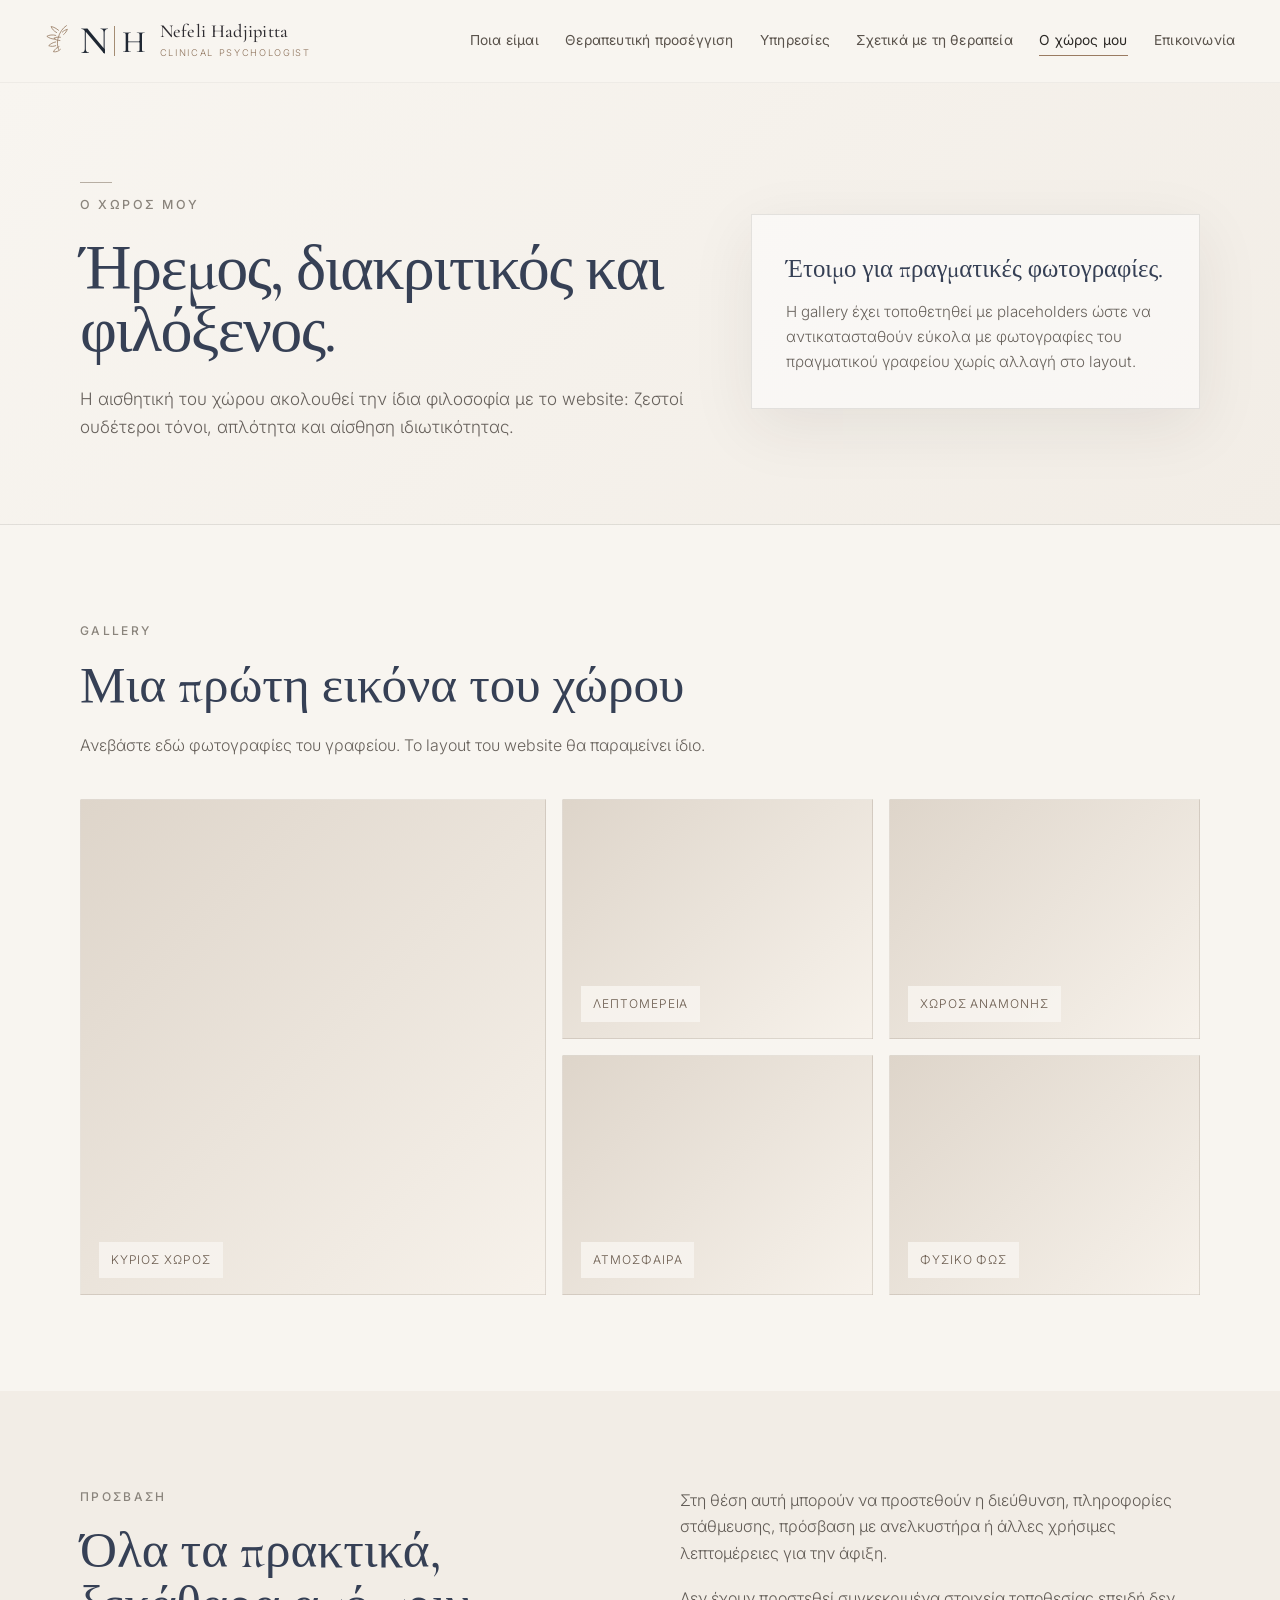
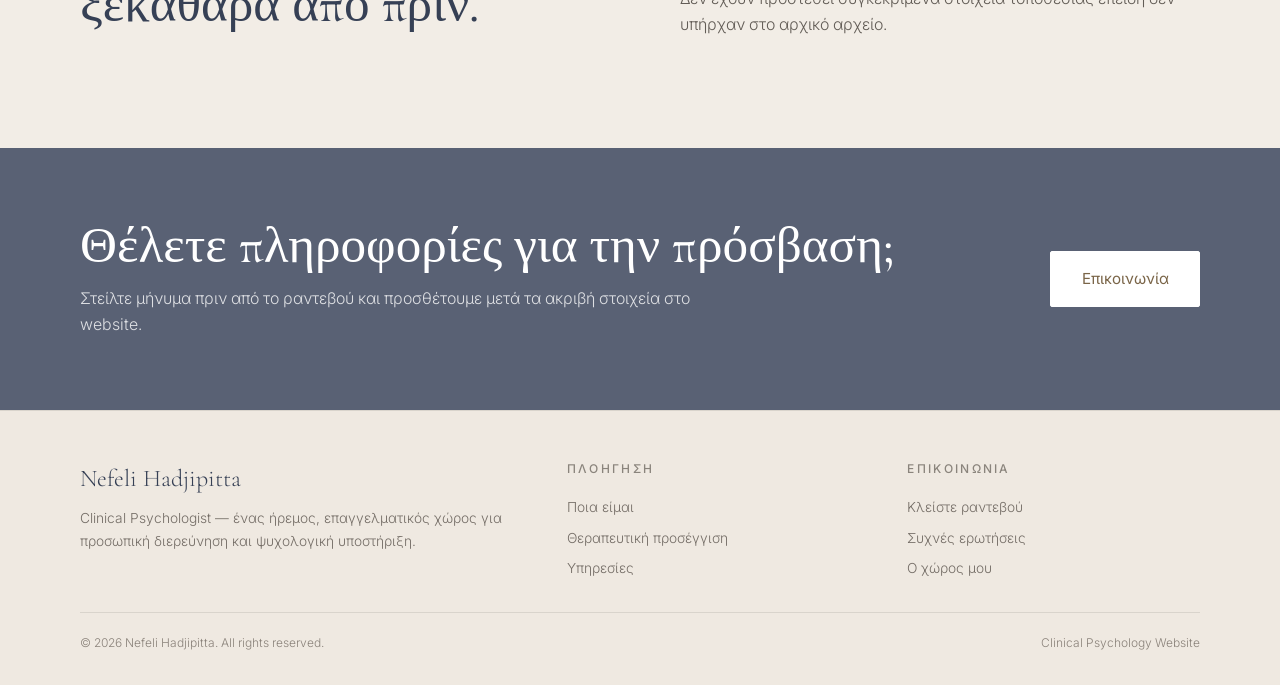
<file: space.html>
<!DOCTYPE html>

<html lang="el"><head><meta charset="utf-8"/><meta content="width=device-width, initial-scale=1.0" name="viewport"/><meta content="Nefeli Hadjipitta — Clinical Psychologist" name="description"/><title>Ο χώρος μου | Nefeli Hadjipitta</title><link href="https://fonts.googleapis.com" rel="preconnect"/><link crossorigin="" href="https://fonts.gstatic.com" rel="preconnect"/><link href="https://fonts.googleapis.com/css2?family=Cormorant+Garamond:wght@400;500;600&amp;family=Inter:wght@300;400;500&amp;display=swap" rel="stylesheet"/><link href="assets/styles.css" rel="stylesheet"/></head><body data-cms-page-file="space"><header class="site-header"><a aria-label="Nefeli Hadjipitta Clinical Psychologist" class="logo" href="index.html">
<div aria-hidden="true" class="logo-mark">
<svg class="botanical-mark" viewbox="0 0 60 84" xmlns="http://www.w3.org/2000/svg"><g fill="none" stroke="#9a7f67" stroke-linecap="round" stroke-linejoin="round" stroke-width="1.8"><path d="M46 9c-8 5-15 15-18 27-2 8-2 16 1 24"></path><path d="M37 23c3-3 7-5 11-6-2 4-4 8-8 11"></path><path d="M33 34c-5-1-10 0-14 2 3 3 8 5 13 5"></path><path d="M29 19c-5-4-10-7-16-8 2 5 6 10 12 13"></path><path d="M23 30c-7-2-14-1-19 2 5 4 11 6 18 6"></path><path d="M23 44c-6 1-11 4-15 8 5 2 10 2 15 0"></path><path d="M30 54c-5 2-9 6-12 11 6 1 11-1 15-5"></path></g></svg>
<div class="logo-monogram"><span class="logo-letter">N</span><span class="logo-divider"></span><span class="logo-letter logo-h">H</span></div>
</div>
<div class="logo-text"><strong data-cms-global="brand.name">Nefeli Hadjipitta</strong><span data-cms-global="brand.profession">Clinical Psychologist</span></div>
</a><div class="nav-wrap"><nav aria-label="Κύρια πλοήγηση" class="site-nav"><a class="" href="about.html">Ποια είμαι</a><a class="" href="approach.html">Θεραπευτική προσέγγιση</a><a class="" href="services.html">Υπηρεσίες</a><a class="" href="therapy.html">Σχετικά με τη θεραπεία</a><a class="active" href="space.html">Ο χώρος μου</a><a class="" href="contact.html">Επικοινωνία</a></nav><button aria-expanded="false" aria-label="Άνοιγμα μενού" class="menu-toggle">☰</button></div></header><section class="page-hero" data-cms-visible="visibility.hero"><div class="page-hero-inner"><div><p class="eyebrow" data-cms-page="hero.eyebrow">Ο ΧΩΡΟΣ ΜΟΥ</p><h1 data-cms-page="hero.title">Ήρεμος, διακριτικός και φιλόξενος.</h1><p class="lead" data-cms-page="hero.lead">Η αισθητική του χώρου ακολουθεί την ίδια φιλοσοφία με το website: ζεστοί ουδέτεροι τόνοι, απλότητα και αίσθηση ιδιωτικότητας.</p></div><aside class="hero-note"><strong data-cms-page="hero.note_title">Έτοιμο για πραγματικές φωτογραφίες.</strong><p data-cms-page="hero.note_text">Η gallery έχει τοποθετηθεί με placeholders ώστε να αντικατασταθούν εύκολα με φωτογραφίες του πραγματικού γραφείου χωρίς αλλαγή στο layout.</p></aside></div></section>
<section class="section" data-cms-visible="visibility.gallery"><div class="container"><p class="section-kicker" data-cms-page="gallery.kicker">GALLERY</p><h2 class="section-title" data-cms-page="gallery.title">Μια πρώτη εικόνα του χώρου</h2><p class="section-intro" data-cms-page="gallery.intro">Αντικαταστήστε τα placeholders με φωτογραφίες του γραφείου στον φάκελο <strong>assets</strong> και το layout θα παραμείνει ίδιο.</p><div class="gallery"><div class="gallery-card" data-cms-bg-field="image" data-cms-index="0" data-cms-label-field="label" data-cms-list="gallery.items" data-label="Κύριος χώρος"></div><div class="gallery-card" data-cms-bg-field="image" data-cms-index="1" data-cms-label-field="label" data-cms-list="gallery.items" data-label="Λεπτομέρεια"></div><div class="gallery-card" data-cms-bg-field="image" data-cms-index="2" data-cms-label-field="label" data-cms-list="gallery.items" data-label="Χώρος αναμονής"></div><div class="gallery-card" data-cms-bg-field="image" data-cms-index="3" data-cms-label-field="label" data-cms-list="gallery.items" data-label="Ατμόσφαιρα"></div><div class="gallery-card" data-cms-bg-field="image" data-cms-index="4" data-cms-label-field="label" data-cms-list="gallery.items" data-label="Φυσικό φως"></div></div></div></section>
<section class="section alt" data-cms-visible="visibility.access"><div class="container split"><div><p class="section-kicker" data-cms-page="access.kicker">ΠΡΟΣΒΑΣΗ</p><h2 class="section-title" data-cms-page="access.title">Όλα τα πρακτικά, ξεκάθαρα από πριν.</h2></div><div class="copy"><p data-cms-page="access.paragraphs.0">Στη θέση αυτή μπορούν να προστεθούν η διεύθυνση, πληροφορίες στάθμευσης, πρόσβαση με ανελκυστήρα ή άλλες χρήσιμες λεπτομέρειες για την άφιξη.</p><p data-cms-page="access.paragraphs.1">Δεν έχουν προστεθεί συγκεκριμένα στοιχεία τοποθεσίας επειδή δεν υπήρχαν στο αρχικό αρχείο.</p></div></div></section>
<section class="cta" data-cms-visible="visibility.cta"><div class="cta-inner"><div><h2 data-cms-page="cta.title">Θέλετε πληροφορίες για την πρόσβαση;</h2><p data-cms-page="cta.text">Στείλτε μήνυμα πριν από το ραντεβού και προσθέτουμε μετά τα ακριβή στοιχεία στο website.</p></div><a class="btn btn-light" data-cms-page="cta.button" href="contact.html">Επικοινωνία</a></div></section><footer class="site-footer"><div class="footer-inner"><div><div class="footer-brand" data-cms-global="brand.name">Nefeli Hadjipitta</div><p class="footer-copy" data-cms-global="footer.tagline">Clinical Psychologist — ένας ήρεμος, επαγγελματικός χώρος για προσωπική διερεύνηση και ψυχολογική υποστήριξη.</p></div><div><p class="section-kicker">Πλοήγηση</p><div class="footer-links"><a href="about.html">Ποια είμαι</a><a href="approach.html">Θεραπευτική προσέγγιση</a><a href="services.html">Υπηρεσίες</a></div></div><div><p class="section-kicker">Επικοινωνία</p><div class="footer-links"><a href="contact.html">Κλείστε ραντεβού</a><a href="therapy.html">Συχνές ερωτήσεις</a><a href="space.html">Ο χώρος μου</a></div></div></div><div class="footer-bottom"><span>© <span id="year">2026</span> Nefeli Hadjipitta. All rights reserved.</span><span>Clinical Psychology Website</span></div></footer><script src="assets/cms.js"></script><script src="assets/main.js"></script></body></html>
</file>
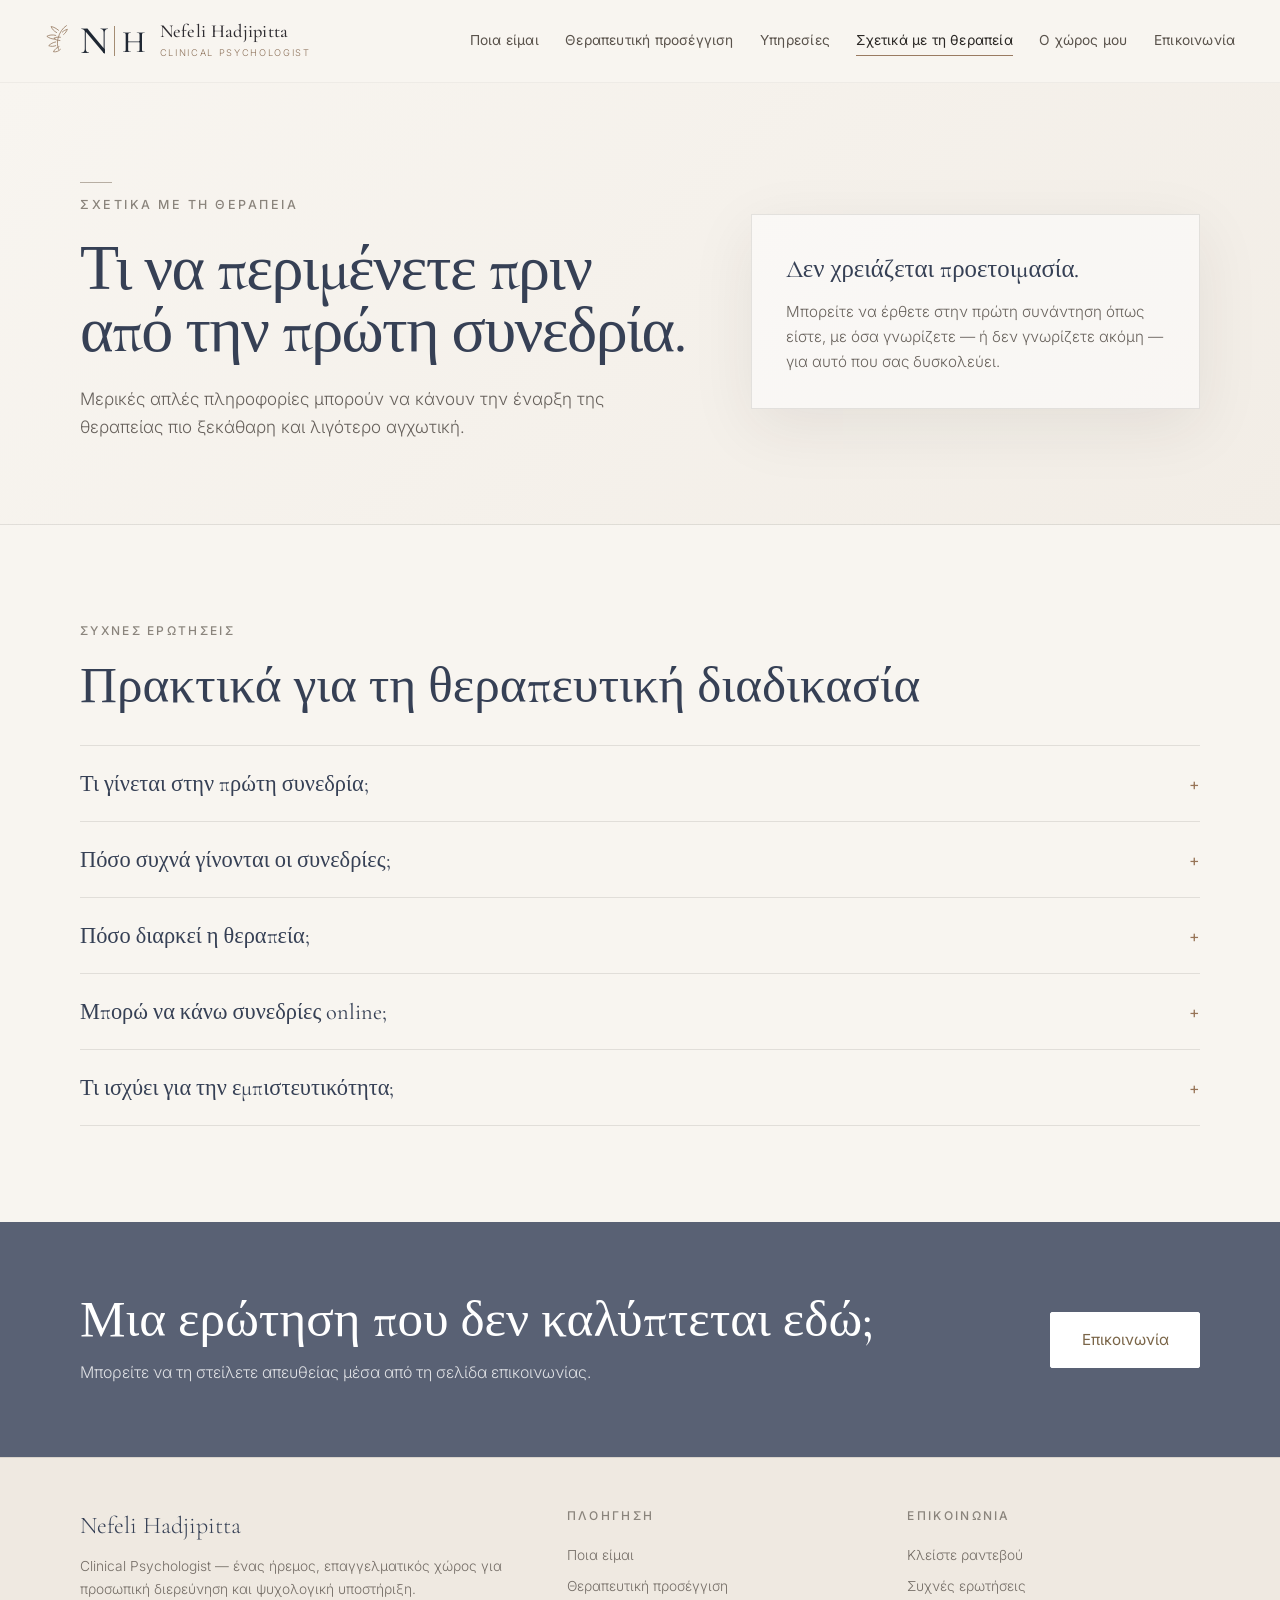
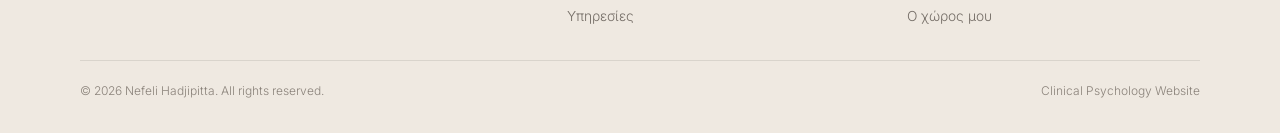
<file: therapy.html>
<!DOCTYPE html>

<html lang="el"><head><meta charset="utf-8"/><meta content="width=device-width, initial-scale=1.0" name="viewport"/><meta content="Nefeli Hadjipitta — Clinical Psychologist" name="description"/><title>Σχετικά με τη θεραπεία | Nefeli Hadjipitta</title><link href="https://fonts.googleapis.com" rel="preconnect"/><link crossorigin="" href="https://fonts.gstatic.com" rel="preconnect"/><link href="https://fonts.googleapis.com/css2?family=Cormorant+Garamond:wght@400;500;600&amp;family=Inter:wght@300;400;500&amp;display=swap" rel="stylesheet"/><link href="assets/styles.css" rel="stylesheet"/></head><body data-cms-page-file="therapy"><header class="site-header"><a aria-label="Nefeli Hadjipitta Clinical Psychologist" class="logo" href="index.html">
<div aria-hidden="true" class="logo-mark">
<svg class="botanical-mark" viewbox="0 0 60 84" xmlns="http://www.w3.org/2000/svg"><g fill="none" stroke="#9a7f67" stroke-linecap="round" stroke-linejoin="round" stroke-width="1.8"><path d="M46 9c-8 5-15 15-18 27-2 8-2 16 1 24"></path><path d="M37 23c3-3 7-5 11-6-2 4-4 8-8 11"></path><path d="M33 34c-5-1-10 0-14 2 3 3 8 5 13 5"></path><path d="M29 19c-5-4-10-7-16-8 2 5 6 10 12 13"></path><path d="M23 30c-7-2-14-1-19 2 5 4 11 6 18 6"></path><path d="M23 44c-6 1-11 4-15 8 5 2 10 2 15 0"></path><path d="M30 54c-5 2-9 6-12 11 6 1 11-1 15-5"></path></g></svg>
<div class="logo-monogram"><span class="logo-letter">N</span><span class="logo-divider"></span><span class="logo-letter logo-h">H</span></div>
</div>
<div class="logo-text"><strong data-cms-global="brand.name">Nefeli Hadjipitta</strong><span data-cms-global="brand.profession">Clinical Psychologist</span></div>
</a><div class="nav-wrap"><nav aria-label="Κύρια πλοήγηση" class="site-nav"><a class="" href="about.html">Ποια είμαι</a><a class="" href="approach.html">Θεραπευτική προσέγγιση</a><a class="" href="services.html">Υπηρεσίες</a><a class="active" href="therapy.html">Σχετικά με τη θεραπεία</a><a class="" href="space.html">Ο χώρος μου</a><a class="" href="contact.html">Επικοινωνία</a></nav><button aria-expanded="false" aria-label="Άνοιγμα μενού" class="menu-toggle">☰</button></div></header><section class="page-hero" data-cms-visible="visibility.hero"><div class="page-hero-inner"><div><p class="eyebrow" data-cms-page="hero.eyebrow">ΣΧΕΤΙΚΑ ΜΕ ΤΗ ΘΕΡΑΠΕΙΑ</p><h1 data-cms-page="hero.title">Τι να περιμένετε πριν από την πρώτη συνεδρία.</h1><p class="lead" data-cms-page="hero.lead">Μερικές απλές πληροφορίες μπορούν να κάνουν την έναρξη της θεραπείας πιο ξεκάθαρη και λιγότερο αγχωτική.</p></div><aside class="hero-note"><strong data-cms-page="hero.note_title">Δεν χρειάζεται προετοιμασία.</strong><p data-cms-page="hero.note_text">Μπορείτε να έρθετε στην πρώτη συνάντηση όπως είστε, με όσα γνωρίζετε — ή δεν γνωρίζετε ακόμη — για αυτό που σας δυσκολεύει.</p></aside></div></section>
<section class="section" data-cms-visible="visibility.faq"><div class="container"><p class="section-kicker" data-cms-page="faq.kicker">ΣΥΧΝΕΣ ΕΡΩΤΗΣΕΙΣ</p><h2 class="section-title" data-cms-page="faq.title">Πρακτικά για τη θεραπευτική διαδικασία</h2><div class="faq mt-2"><div class="faq-item" data-cms-index="0" data-cms-list="faq.items"><button class="faq-button"><span data-cms-field="question">Τι γίνεται στην πρώτη συνεδρία;</span><span data-indicator="">+</span></button><div class="faq-answer" data-cms-field="answer">Η πρώτη συνάντηση είναι μια ευκαιρία να μιλήσετε για το τι σας φέρνει στη θεραπεία, τι θα θέλατε να αλλάξει και ποιες είναι οι προσδοκίες σας από τη διαδικασία. Παράλληλα συζητούνται οι πρακτικές λεπτομέρειες της συνεργασίας.</div></div><div class="faq-item" data-cms-index="1" data-cms-list="faq.items"><button class="faq-button"><span data-cms-field="question">Πόσο συχνά γίνονται οι συνεδρίες;</span><span data-indicator="">+</span></button><div class="faq-answer" data-cms-field="answer">Η συχνότητα συμφωνείται ανάλογα με τις ανάγκες, το αίτημα και το θεραπευτικό πλαίσιο. Οι ακριβείς ρυθμίσεις μπορούν να συζητηθούν στην αρχική επικοινωνία.</div></div><div class="faq-item" data-cms-index="2" data-cms-list="faq.items"><button class="faq-button"><span data-cms-field="question">Πόσο διαρκεί η θεραπεία;</span><span data-indicator="">+</span></button><div class="faq-answer" data-cms-field="answer">Δεν υπάρχει ένας ενιαίος χρόνος που να ταιριάζει σε όλους. Η διάρκεια εξαρτάται από τους στόχους, τις ανάγκες και την πορεία της θεραπευτικής δουλειάς.</div></div><div class="faq-item" data-cms-index="3" data-cms-list="faq.items"><button class="faq-button"><span data-cms-field="question">Μπορώ να κάνω συνεδρίες online;</span><span data-indicator="">+</span></button><div class="faq-answer" data-cms-field="answer">Ναι, το παρόν website προβλέπει υπηρεσία διαδικτυακών συνεδριών. Οι πρακτικές λεπτομέρειες μπορούν να συμφωνηθούν πριν από την πρώτη συνάντηση.</div></div><div class="faq-item" data-cms-index="4" data-cms-list="faq.items"><button class="faq-button"><span data-cms-field="question">Τι ισχύει για την εμπιστευτικότητα;</span><span data-indicator="">+</span></button><div class="faq-answer" data-cms-field="answer">Η εμπιστευτικότητα αποτελεί βασικό στοιχείο της θεραπευτικής σχέσης και λειτουργεί μέσα στο επαγγελματικό και δεοντολογικό πλαίσιο που διέπει την κλινική πρακτική.</div></div></div></div></section>
<section class="cta" data-cms-visible="visibility.cta"><div class="cta-inner"><div><h2 data-cms-page="cta.title">Μια ερώτηση που δεν καλύπτεται εδώ;</h2><p data-cms-page="cta.text">Μπορείτε να τη στείλετε απευθείας μέσα από τη σελίδα επικοινωνίας.</p></div><a class="btn btn-light" data-cms-page="cta.button" href="contact.html">Επικοινωνία</a></div></section><footer class="site-footer"><div class="footer-inner"><div><div class="footer-brand" data-cms-global="brand.name">Nefeli Hadjipitta</div><p class="footer-copy" data-cms-global="footer.tagline">Clinical Psychologist — ένας ήρεμος, επαγγελματικός χώρος για προσωπική διερεύνηση και ψυχολογική υποστήριξη.</p></div><div><p class="section-kicker">Πλοήγηση</p><div class="footer-links"><a href="about.html">Ποια είμαι</a><a href="approach.html">Θεραπευτική προσέγγιση</a><a href="services.html">Υπηρεσίες</a></div></div><div><p class="section-kicker">Επικοινωνία</p><div class="footer-links"><a href="contact.html">Κλείστε ραντεβού</a><a href="therapy.html">Συχνές ερωτήσεις</a><a href="space.html">Ο χώρος μου</a></div></div></div><div class="footer-bottom"><span>© <span id="year">2026</span> Nefeli Hadjipitta. All rights reserved.</span><span>Clinical Psychology Website</span></div></footer><script src="assets/cms.js"></script><script src="assets/main.js"></script></body></html>
</file>
<file: assets/styles.css>
:root {
  --bg: #f8f5f0;
  --bg-soft: #f2ede6;
  --surface: #fffdf9;
  --text: #3d3a36;
  --text-soft: #6b6560;
  --navy: #364055;
  --accent: #977457;
  --accent-dark: #7a6548;
  --accent-soft: #c9c2b8;
  --line: rgba(61, 58, 54, 0.12);
  --shadow: 0 18px 60px rgba(45, 39, 33, 0.08);
  --serif: 'Cormorant Garamond', Georgia, serif;
  --sans: 'Inter', Arial, sans-serif;
}

* { margin: 0; padding: 0; box-sizing: border-box; }
html { scroll-behavior: smooth; }
body {
  font-family: var(--sans);
  background: var(--bg);
  color: var(--text);
  line-height: 1.65;
  font-weight: 300;
}
img { max-width: 100%; display: block; }
a { color: inherit; }

/* Header */
.site-header {
  display: flex;
  align-items: center;
  justify-content: space-between;
  gap: 2rem;
  padding: 1.05rem 2.8rem;
  background: rgba(248, 245, 240, 0.97);
  backdrop-filter: blur(12px);
  position: sticky;
  top: 0;
  z-index: 100;
  border-bottom: 1px solid rgba(0,0,0,0.045);
}
.logo {
  display: flex;
  align-items: center;
  gap: 0.9rem;
  text-decoration: none;
  color: inherit;
  flex-shrink: 0;
}
.logo-mark { display: flex; align-items: center; gap: 0.45rem; height: 48px; color: #1f2733; flex-shrink: 0; }
.botanical-mark { width: 28px; height: 40px; overflow: visible; flex-shrink: 0; }
.logo-monogram { display: flex; align-items: center; height: 100%; }
.logo-letter { font-family: var(--serif); font-size: 2.45rem; font-weight: 500; line-height: 1; color: #1f2733; letter-spacing: -0.04em; }
.logo-divider { width: 1px; height: 30px; background: #96795d; margin: 0 7px; opacity: 0.85; }
.logo-h { font-size: 1.95rem; margin-top: 4px; }
.logo-text { display: flex; flex-direction: column; justify-content: center; }
.logo-text strong { font-family: var(--serif); font-size: 1.15rem; font-weight: 500; letter-spacing: 0.3px; color: #2f2d32; line-height: 1.1; white-space: nowrap; }
.logo-text span { font-size: 0.58rem; letter-spacing: 0.18em; text-transform: uppercase; color: #8f745d; margin-top: 4px; white-space: nowrap; }

.nav-wrap { display: flex; align-items: center; gap: 1rem; min-width: 0; }
.site-nav { display: flex; align-items: center; justify-content: flex-end; gap: 1.65rem; flex-shrink: 1; min-width: 0; }
.site-nav a {
  position: relative;
  text-decoration: none;
  color: #5a534c;
  font-size: 0.86rem;
  font-weight: 400;
  letter-spacing: 0.015em;
  transition: color 0.2s ease;
  white-space: nowrap;
  padding: 0.25rem 0;
}
.site-nav a::after { content: ""; position: absolute; left: 0; bottom: 0; width: 0; height: 1px; background: #9a7b62; transition: width 0.25s ease; }
.site-nav a:hover, .site-nav a.active { color: #2c2926; }
.site-nav a:hover::after, .site-nav a.active::after { width: 100%; }
.menu-toggle {
  display: none;
  border: 1px solid var(--accent-soft);
  background: transparent;
  color: #5c554c;
  width: 42px;
  height: 42px;
  cursor: pointer;
  font-size: 1.25rem;
}

/* Buttons */
.buttons { display: flex; gap: 1rem; flex-wrap: wrap; }
.btn {
  display: inline-flex;
  align-items: center;
  justify-content: center;
  padding: 0.9rem 1.9rem;
  font-size: 0.95rem;
  border-radius: 2px;
  text-decoration: none;
  transition: all 0.25s ease;
  cursor: pointer;
  font-weight: 400;
  font-family: var(--sans);
}
.btn-primary { background-color: var(--accent); color: #fff; border: 1.5px solid var(--accent); }
.btn-primary:hover { background-color: var(--accent-dark); border-color: var(--accent-dark); }
.btn-secondary { background-color: rgba(255,255,255,0.35); color: #5c554c; border: 1.5px solid var(--accent-soft); backdrop-filter: blur(4px); }
.btn-secondary:hover { border-color: #8b7355; color: #2c2926; background-color: rgba(255,255,255,0.55); }
.btn-light { background: #fff; color: var(--accent-dark); border: 1px solid #fff; }
.btn-light:hover { background: transparent; color: #fff; }

/* Home hero */
.hero { position: relative; min-height: 88vh; display: flex; align-items: center; overflow: hidden; }
.hero-bg { position: absolute; inset: 0; background-image: url('https://images.unsplash.com/photo-1618221195710-dd6b41faaea6?q=80&w=1600&auto=format&fit=crop'); background-size: cover; background-position: center right; z-index: 1; }
.hero-overlay { position: absolute; inset: 0; background: linear-gradient(to right, rgba(248,245,240,.985) 0%, rgba(248,245,240,.95) 28%, rgba(248,245,240,.82) 43%, rgba(248,245,240,.50) 58%, rgba(248,245,240,.20) 72%, rgba(248,245,240,.06) 84%, transparent 100%); z-index: 2; }
.hero-content { position: relative; z-index: 3; max-width: 760px; padding: 4rem 4rem 4rem 2.5rem; }
.eyebrow { font-size: 0.78rem; letter-spacing: 2.5px; text-transform: uppercase; color: #8a847c; margin-bottom: 1.4rem; font-weight: 500; }
.eyebrow::before { content: ""; display: block; width: 32px; height: 1px; background: #b7aea3; margin-bottom: 0.75rem; }
.hero h1 { font-family: var(--serif); font-weight: 500; color: var(--navy); margin-bottom: 1.5rem; letter-spacing: -0.012em; line-height: 1.08; }
.hero h1 .hero-line { display: block; }
.hero h1 .hero-line-1 { font-size: 3rem; margin-bottom: 0.18rem; }
.hero h1 .hero-line-2, .hero h1 .hero-line-3 { font-size: 2.18rem; }
.hero-accent { color: #9a7b62; }
.keep-together { white-space: nowrap; }
.hero-subtitle { font-size: 1rem; color: #5d5a57; max-width: 430px; margin-bottom: 2.5rem; font-weight: 300; line-height: 1.65; }

/* Inner page hero */
.page-hero { padding: 6.2rem 2.5rem 5.2rem; background: linear-gradient(135deg, #f8f5f0 0%, #f2ede6 100%); border-bottom: 1px solid var(--line); }
.page-hero-inner { max-width: 1120px; margin: 0 auto; display: grid; grid-template-columns: minmax(0, 1.15fr) minmax(280px, .85fr); gap: 4rem; align-items: center; }
.page-hero h1 { font-family: var(--serif); color: var(--navy); font-size: clamp(2.7rem, 5vw, 4.7rem); font-weight: 500; line-height: .98; margin-bottom: 1.35rem; letter-spacing: -.025em; }
.page-hero .lead { max-width: 690px; font-size: 1.07rem; color: #67615c; }
.hero-note { background: rgba(255,255,255,.52); border: 1px solid var(--line); padding: 2.1rem; box-shadow: var(--shadow); }
.hero-note p { color: #69635d; font-size: .95rem; }
.hero-note strong { display: block; font-family: var(--serif); font-size: 1.55rem; color: var(--navy); font-weight: 500; margin-bottom: .55rem; }

/* Sections */
.section { padding: 6rem 2.5rem; }
.section.alt { background: var(--bg-soft); }
.container { max-width: 1120px; margin: 0 auto; }
.section-kicker { font-size: .75rem; letter-spacing: 2.3px; text-transform: uppercase; color: #8a847c; font-weight: 500; margin-bottom: 1.1rem; }
.section-title { font-family: var(--serif); color: var(--navy); font-size: clamp(2.1rem, 4vw, 3.4rem); font-weight: 500; line-height: 1.06; margin-bottom: 1.2rem; }
.section-intro { color: #68625c; font-size: 1rem; max-width: 760px; margin-bottom: 2.5rem; }
.split { display: grid; grid-template-columns: 1fr 1fr; gap: 5rem; align-items: start; }
.copy p + p { margin-top: 1.2rem; }
.copy p { color: #625c56; }
.quote-card { padding: 2.8rem; border: 1px solid var(--line); background: var(--surface); box-shadow: var(--shadow); }
.quote-card blockquote { font-family: var(--serif); color: var(--navy); font-size: 1.8rem; line-height: 1.25; }
.quote-card p { margin-top: 1rem; color: #8c7864; font-size: .85rem; text-transform: uppercase; letter-spacing: .12em; }

/* Home services */
.services { background: var(--bg); padding: 5.5rem 4rem 6.5rem; text-align: center; }
.services-title { font-size: .78rem; letter-spacing: 2.5px; text-transform: uppercase; color: #8a847c; margin-bottom: 3.8rem; font-weight: 500; }
.services-grid, .cards-3 { display: grid; grid-template-columns: repeat(3, 1fr); gap: 3rem; max-width: 1100px; margin: 0 auto; }
.service-card { display: flex; flex-direction: column; align-items: center; gap: 1.15rem; }
.service-icon { width: 54px; height: 54px; border: 1.5px solid var(--accent-soft); border-radius: 50%; display: flex; align-items: center; justify-content: center; color: #8b7355; }
.service-icon svg { width: 22px; height: 22px; }
.service-card h3, .info-card h3 { font-family: var(--serif); font-size: 1.35rem; font-weight: 500; color: #2c2926; }
.service-card p { font-size: .95rem; color: #6b6560; max-width: 260px; line-height: 1.55; }
.service-card a { text-decoration: none; }

.info-card { background: var(--surface); border: 1px solid var(--line); padding: 2rem; transition: transform .2s ease, box-shadow .2s ease; }
.info-card:hover { transform: translateY(-4px); box-shadow: var(--shadow); }
.info-card p { color: #6b6560; margin-top: .65rem; font-size: .94rem; }
.number { font-family: var(--serif); font-size: 2.6rem; color: #aa9179; line-height: 1; margin-bottom: 1rem; }

/* Services page */
.service-detail { display: grid; grid-template-columns: 80px 1fr; gap: 1.6rem; padding: 2rem 0; border-top: 1px solid var(--line); }
.service-detail:last-child { border-bottom: 1px solid var(--line); }
.service-detail h3 { font-family: var(--serif); font-size: 1.65rem; color: var(--navy); font-weight: 500; margin-bottom: .35rem; }
.service-detail p { color: #6b6560; }
.detail-icon { width: 62px; height: 62px; border: 1px solid var(--accent-soft); display: grid; place-items: center; color: var(--accent); font-family: var(--serif); font-size: 1.4rem; }

/* Therapy FAQ */
.faq { border-top: 1px solid var(--line); }
.faq-item { border-bottom: 1px solid var(--line); }
.faq-button { width: 100%; background: transparent; border: 0; text-align: left; display: flex; justify-content: space-between; align-items: center; gap: 1rem; padding: 1.5rem 0; cursor: pointer; color: var(--navy); font-family: var(--serif); font-size: 1.4rem; }
.faq-button span:last-child { font-family: var(--sans); font-size: 1rem; color: var(--accent); }
.faq-answer { display: none; max-width: 820px; padding: 0 0 1.5rem; color: #67615c; }
.faq-item.open .faq-answer { display: block; }

/* Space */
.gallery { display: grid; grid-template-columns: 1.2fr .8fr .8fr; grid-auto-rows: 240px; gap: 1rem; }
.gallery-card { background: linear-gradient(135deg, #ded5ca, #f7f2eb); border: 1px solid rgba(0,0,0,.05); position: relative; overflow: hidden; }
.gallery-card:first-child { grid-row: span 2; }
.gallery-card::after { content: attr(data-label); position: absolute; left: 1.1rem; bottom: 1rem; background: rgba(248,245,240,.86); padding: .5rem .75rem; font-size: .75rem; letter-spacing: .08em; text-transform: uppercase; color: #6a5b4e; }
.gallery-card.has-image { background-size: cover; background-position: center; }

/* Contact */
.contact-grid { display: grid; grid-template-columns: .8fr 1.2fr; gap: 4rem; }
.contact-list { display: grid; gap: 1.2rem; margin-top: 2rem; }
.contact-item { padding-bottom: 1.2rem; border-bottom: 1px solid var(--line); }
.contact-item small { display: block; text-transform: uppercase; letter-spacing: .12em; color: #988471; margin-bottom: .35rem; }
.contact-item strong, .contact-item span { color: var(--navy); font-weight: 400; }
.contact-form { background: var(--surface); border: 1px solid var(--line); padding: 2.3rem; box-shadow: var(--shadow); }
.form-row { display: grid; grid-template-columns: 1fr 1fr; gap: 1rem; }
.form-field { margin-bottom: 1rem; }
.form-field label { display: block; font-size: .82rem; color: #6a625b; margin-bottom: .45rem; }
.form-field input, .form-field textarea, .form-field select { width: 100%; border: 1px solid #d8d0c7; background: #fff; padding: .9rem 1rem; font: inherit; color: var(--text); outline: none; }
.form-field input:focus, .form-field textarea:focus, .form-field select:focus { border-color: #9e8168; box-shadow: 0 0 0 2px rgba(158,129,104,.08); }
.form-field textarea { min-height: 145px; resize: vertical; }
.form-status { margin-top: 1rem; color: #776858; font-size: .88rem; display: none; }
.form-status.show { display: block; }

/* CTA */
.cta { background: #596174; color: #fff; padding: 4.5rem 2.5rem; }
.cta-inner { max-width: 1120px; margin: 0 auto; display: flex; align-items: center; justify-content: space-between; gap: 2rem; }
.cta h2 { font-family: var(--serif); font-size: clamp(2rem, 4vw, 3.2rem); font-weight: 500; line-height: 1.05; }
.cta p { color: rgba(255,255,255,.8); margin-top: .7rem; max-width: 620px; }

/* Footer */
.site-footer { padding: 3rem 2.5rem 2rem; background: #efe9e1; border-top: 1px solid var(--line); }
.footer-inner { max-width: 1120px; margin: 0 auto; display: grid; grid-template-columns: 1.2fr .8fr .8fr; gap: 3rem; }
.footer-brand { font-family: var(--serif); color: var(--navy); font-size: 1.5rem; margin-bottom: .55rem; }
.footer-copy, .footer-links a, .footer-note { color: #746d66; font-size: .86rem; text-decoration: none; }
.footer-links { display: grid; gap: .5rem; }
.footer-links a:hover { color: var(--accent-dark); }
.footer-bottom { max-width: 1120px; margin: 2rem auto 0; padding-top: 1.25rem; border-top: 1px solid var(--line); display: flex; justify-content: space-between; gap: 1rem; color: #8a827a; font-size: .75rem; }

/* Utilities */
.center { text-align: center; }
.max-760 { max-width: 760px; }
.mt-2 { margin-top: 2rem; }

@media (max-width: 1180px) {
  .site-header { padding: 1rem 1.5rem; }
  .site-nav { gap: 1rem; }
  .site-nav a { font-size: .8rem; }
  .hero-content { max-width: 660px; padding-left: 2rem; }
  .hero h1 .hero-line-1 { font-size: 2.55rem; }
  .hero h1 .hero-line-2, .hero h1 .hero-line-3 { font-size: 1.9rem; }
  .section, .page-hero { padding-left: 2rem; padding-right: 2rem; }
}

@media (max-width: 900px) {
  .site-header { align-items: center; }
  .menu-toggle { display: inline-grid; place-items: center; }
  .site-nav { position: absolute; top: 100%; left: 0; right: 0; display: none; flex-direction: column; align-items: stretch; gap: 0; padding: .7rem 1.5rem 1.2rem; background: rgba(248,245,240,.99); border-bottom: 1px solid var(--line); }
  .site-nav.open { display: flex; }
  .site-nav a { padding: .75rem 0; font-size: .9rem; }
  .site-nav a::after { display: none; }
  .page-hero-inner, .split, .contact-grid { grid-template-columns: 1fr; gap: 2.5rem; }
  .cards-3, .services-grid { grid-template-columns: 1fr; gap: 2rem; }
  .footer-inner { grid-template-columns: 1fr 1fr; }
  .cta-inner { align-items: flex-start; flex-direction: column; }
  .gallery { grid-template-columns: 1fr 1fr; }
  .gallery-card:first-child { grid-row: span 1; grid-column: span 2; }
}

@media (max-width: 680px) {
  .site-header { padding: .9rem 1rem; }
  .logo-text strong { font-size: 1.02rem; }
  .logo-text span { font-size: .5rem; }
  .logo-mark { transform: scale(.9); transform-origin: left center; margin-right: -.2rem; }
  .hero { min-height: 80vh; }
  .hero-overlay { background: linear-gradient(to bottom, rgba(248,245,240,.90) 0%, rgba(248,245,240,.80) 40%, rgba(248,245,240,.62) 70%, rgba(248,245,240,.38) 100%); }
  .hero-content { padding: 3rem 1.35rem 4rem; text-align: center; max-width: 100%; }
  .eyebrow::before { margin-left: auto; margin-right: auto; }
  .hero h1 .hero-line-1 { font-size: 2.15rem; }
  .hero h1 .hero-line-2, .hero h1 .hero-line-3 { font-size: 1.72rem; }
  .keep-together { white-space: normal; }
  .hero-subtitle { margin-left: auto; margin-right: auto; }
  .buttons { justify-content: center; }
  .services, .section { padding: 4rem 1.3rem; }
  .page-hero { padding: 4.3rem 1.3rem 3.7rem; }
  .page-hero h1 { font-size: 3rem; }
  .form-row { grid-template-columns: 1fr; }
  .contact-form { padding: 1.4rem; }
  .gallery { grid-template-columns: 1fr; grid-auto-rows: 230px; }
  .gallery-card:first-child { grid-column: span 1; }
  .footer-inner { grid-template-columns: 1fr; gap: 1.8rem; }
  .footer-bottom { flex-direction: column; }
  .service-detail { grid-template-columns: 1fr; }
}
</file>
